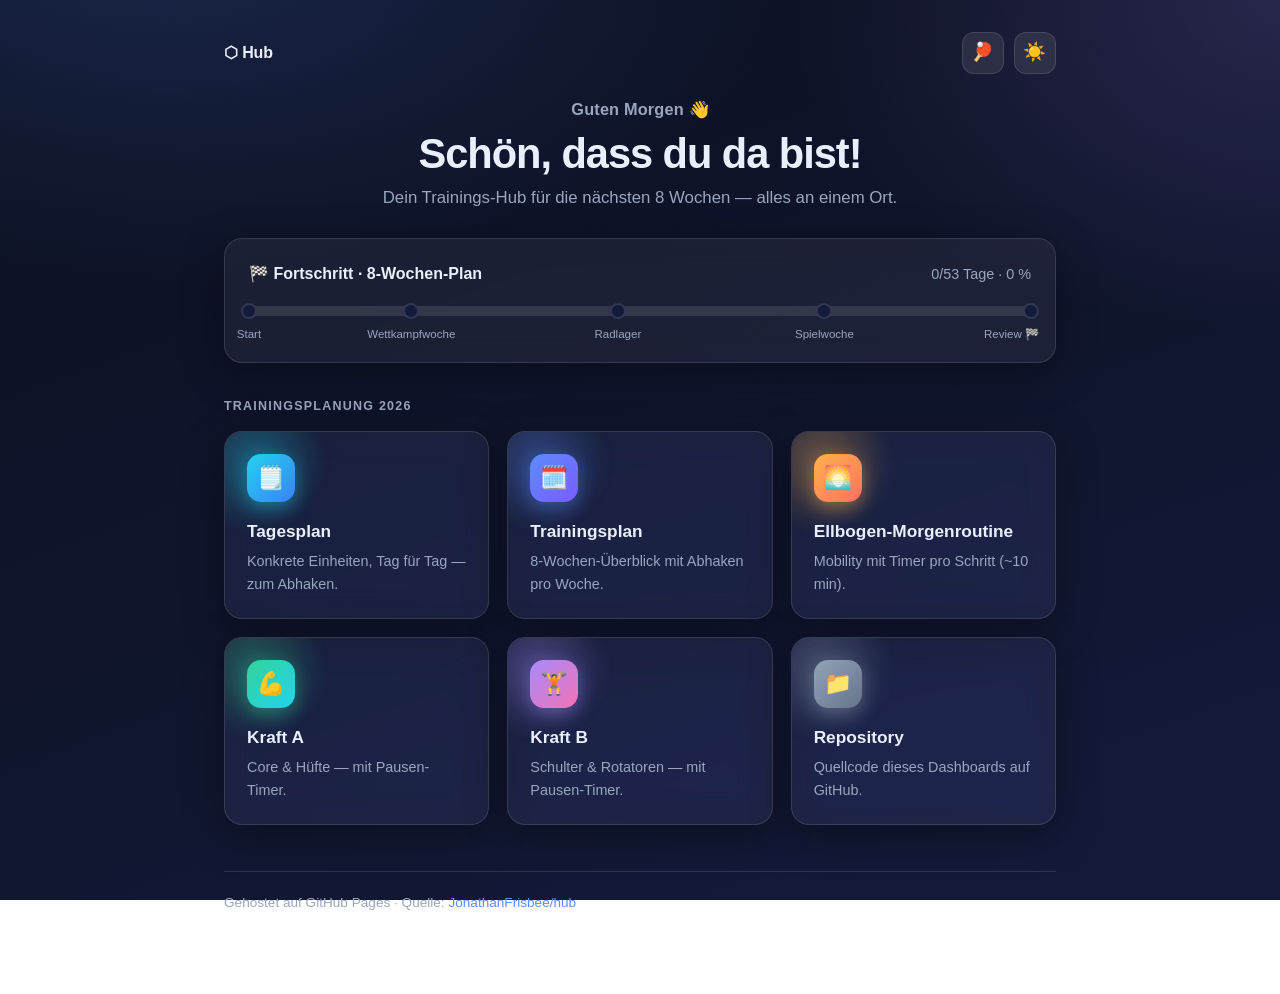
<file: index.html>
<!DOCTYPE html>
<html lang="de" data-theme="dark">
<head>
  <meta charset="UTF-8" />
  <meta name="viewport" content="width=device-width, initial-scale=1.0" />
  <title>Projekt-Dashboard</title>
  <script>(function(){try{var t=localStorage.getItem('hub-theme')||'dark';document.documentElement.setAttribute('data-theme',t);}catch(e){}})();</script>
  <link rel="stylesheet" href="./assets/style.css" />
  <link rel="stylesheet" href="./assets/pong.css" />
</head>
<body>
  <div class="wrap">
    <div class="topbar">
      <span class="brand">⬡ Hub</span>
      <div class="topbar-actions">
        <button type="button" class="pong-btn" id="pongBtn" title="Pong Wars" aria-label="Pong Wars spielen">🏓</button>
        <button type="button" class="theme-toggle" aria-label="Modus wechseln">🌙</button>
      </div>
    </div>

    <header class="hero">
      <p class="hello" id="greeting">Willkommen zurück</p>
      <h1>Schön, dass du da bist!</h1>
      <p class="tagline">Dein Trainings-Hub für die nächsten 8 Wochen — alles an einem Ort.</p>
    </header>

    <div class="milestones" id="milestones"><!-- wird von app.js gefüllt --></div>

    <!--
      Projekt hinzufügen: Ordner mit index.html anlegen, dann unten eine
      <a class="card c-..."> Kachel kopieren und href/Titel/Beschreibung anpassen.
    -->
    <p class="section-title">Trainingsplanung 2026</p>
    <div class="grid">

      <a class="card c-detail" href="./tagesplan/">
        <div class="icon">🗒️</div>
        <h3>Tagesplan</h3>
        <p>Konkrete Einheiten, Tag für Tag — zum Abhaken.</p>
      </a>

      <a class="card c-plan" href="./trainingsplan/">
        <div class="icon">🗓️</div>
        <h3>Trainingsplan</h3>
        <p>8-Wochen-Überblick mit Abhaken pro Woche.</p>
      </a>

      <a class="card c-elbow" href="./ellbogen-morgenroutine/">
        <div class="icon">🌅</div>
        <h3>Ellbogen-Morgenroutine</h3>
        <p>Mobility mit Timer pro Schritt (~10 min).</p>
      </a>

      <a class="card c-kraftA" href="./kraft-a/">
        <div class="icon">💪</div>
        <h3>Kraft A</h3>
        <p>Core &amp; Hüfte — mit Pausen-Timer.</p>
      </a>

      <a class="card c-kraftB" href="./kraft-b/">
        <div class="icon">🏋️</div>
        <h3>Kraft B</h3>
        <p>Schulter &amp; Rotatoren — mit Pausen-Timer.</p>
      </a>

      <a class="card c-repo" href="https://github.com/JonathanFrisbee/hub">
        <div class="icon">📁</div>
        <h3>Repository</h3>
        <p>Quellcode dieses Dashboards auf GitHub.</p>
      </a>

    </div>

    <footer>
      Gehostet auf GitHub Pages · Quelle:
      <a href="https://github.com/JonathanFrisbee/hub">JonathanFrisbee/hub</a>
    </footer>
  </div>
  <script src="./assets/app.js"></script>
  <script src="./assets/pong.js"></script>
</body>
</html>
</file>
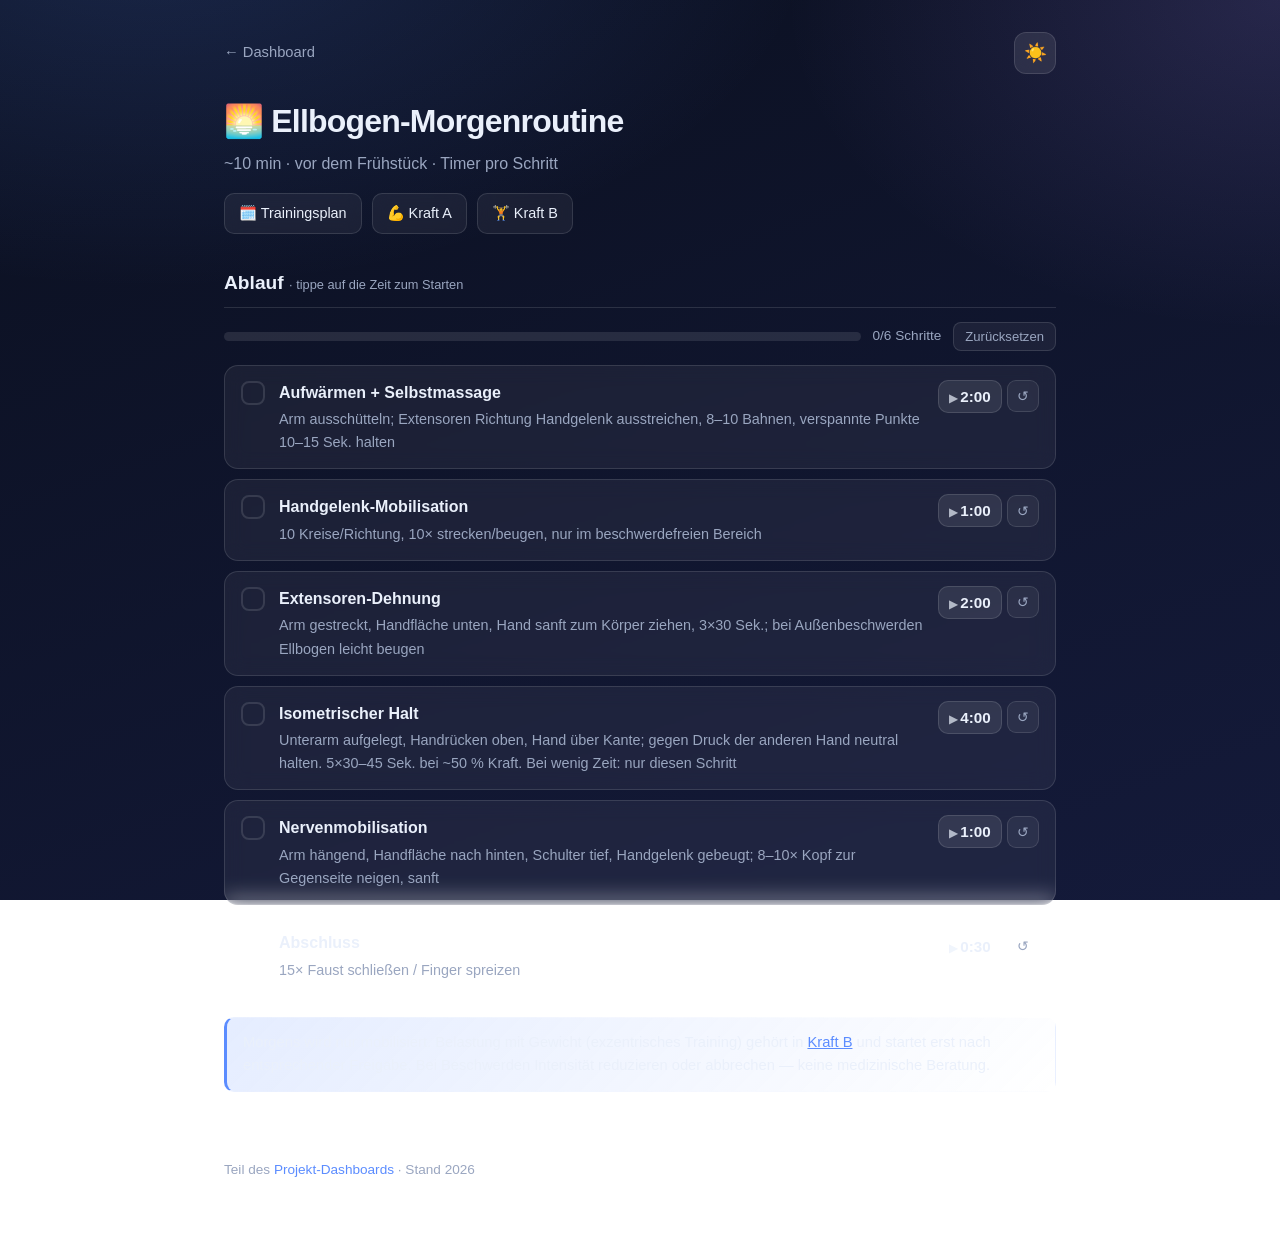
<file: ellbogen-morgenroutine/index.html>
<!DOCTYPE html>
<html lang="de" data-theme="dark">
<head>
  <meta charset="UTF-8" />
  <meta name="viewport" content="width=device-width, initial-scale=1.0" />
  <meta name="robots" content="noindex" />
  <title>Ellbogen-Morgenroutine</title>
  <script>(function(){try{var t=localStorage.getItem('hub-theme')||'dark';document.documentElement.setAttribute('data-theme',t);}catch(e){}})();</script>
  <link rel="stylesheet" href="../assets/style.css" />
</head>
<body>
  <div class="wrap">
    <div class="topbar">
      <a class="back" href="../">← Dashboard</a>
      <button type="button" class="theme-toggle" aria-label="Modus wechseln">🌙</button>
    </div>

    <h1>🌅 Ellbogen-Morgenroutine</h1>
    <p class="lead">~10 min · vor dem Frühstück · Timer pro Schritt</p>

    <div class="unit-nav">
      <a href="../trainingsplan/">🗓️ Trainingsplan</a>
      <a href="../kraft-a/">💪 Kraft A</a>
      <a href="../kraft-b/">🏋️ Kraft B</a>
    </div>

    <h2>Ablauf <small>· tippe auf die Zeit zum Starten</small></h2>
    <div class="checklist-head">
      <span class="progress" data-progress="routine"><span class="p-fill"></span></span>
      <span class="p-label" data-label="routine" data-unit="Schritte">0/6</span>
      <button type="button" class="btn-reset" data-reset="routine">Zurücksetzen</button>
    </div>

    <div class="checklist" data-checklist="routine">
      <div class="check-item has-timer">
        <input type="checkbox" />
        <div class="ci-body">
          <div class="ci-title">Aufwärmen + Selbstmassage</div>
          <div class="ci-desc">Arm ausschütteln; Extensoren Richtung Handgelenk ausstreichen, 8–10 Bahnen, verspannte Punkte 10–15 Sek. halten</div>
        </div>
        <span class="timer" data-seconds="120"></span>
      </div>

      <div class="check-item has-timer">
        <input type="checkbox" />
        <div class="ci-body">
          <div class="ci-title">Handgelenk-Mobilisation</div>
          <div class="ci-desc">10 Kreise/Richtung, 10× strecken/beugen, nur im beschwerdefreien Bereich</div>
        </div>
        <span class="timer" data-seconds="60"></span>
      </div>

      <div class="check-item has-timer">
        <input type="checkbox" />
        <div class="ci-body">
          <div class="ci-title">Extensoren-Dehnung</div>
          <div class="ci-desc">Arm gestreckt, Handfläche unten, Hand sanft zum Körper ziehen, 3×30 Sek.; bei Außenbeschwerden Ellbogen leicht beugen</div>
        </div>
        <span class="timer" data-seconds="120"></span>
      </div>

      <div class="check-item has-timer">
        <input type="checkbox" />
        <div class="ci-body">
          <div class="ci-title">Isometrischer Halt</div>
          <div class="ci-desc">Unterarm aufgelegt, Handrücken oben, Hand über Kante; gegen Druck der anderen Hand neutral halten. 5×30–45 Sek. bei ~50 % Kraft. Bei wenig Zeit: nur diesen Schritt</div>
        </div>
        <span class="timer" data-seconds="240"></span>
      </div>

      <div class="check-item has-timer">
        <input type="checkbox" />
        <div class="ci-body">
          <div class="ci-title">Nervenmobilisation</div>
          <div class="ci-desc">Arm hängend, Handfläche nach hinten, Schulter tief, Handgelenk gebeugt; 8–10× Kopf zur Gegenseite neigen, sanft</div>
        </div>
        <span class="timer" data-seconds="60"></span>
      </div>

      <div class="check-item has-timer">
        <input type="checkbox" />
        <div class="ci-body">
          <div class="ci-title">Abschluss</div>
          <div class="ci-desc">15× Faust schließen / Finger spreizen</div>
        </div>
        <span class="timer" data-seconds="30"></span>
      </div>
    </div>

    <div class="note">
      Morgens wird nur mobilisiert. Belastung mit Gewicht (exzentrisches Training) gehört in
      <a href="../kraft-b/">Kraft B</a> und startet erst nach entsprechender Freigabe.
      Bei Beschwerden Intensität reduzieren oder abbrechen — keine medizinische Beratung.
    </div>

    <footer>Teil des <a href="../">Projekt-Dashboards</a> · Stand 2026</footer>
  </div>
  <script src="../assets/app.js"></script>
</body>
</html>
</file>
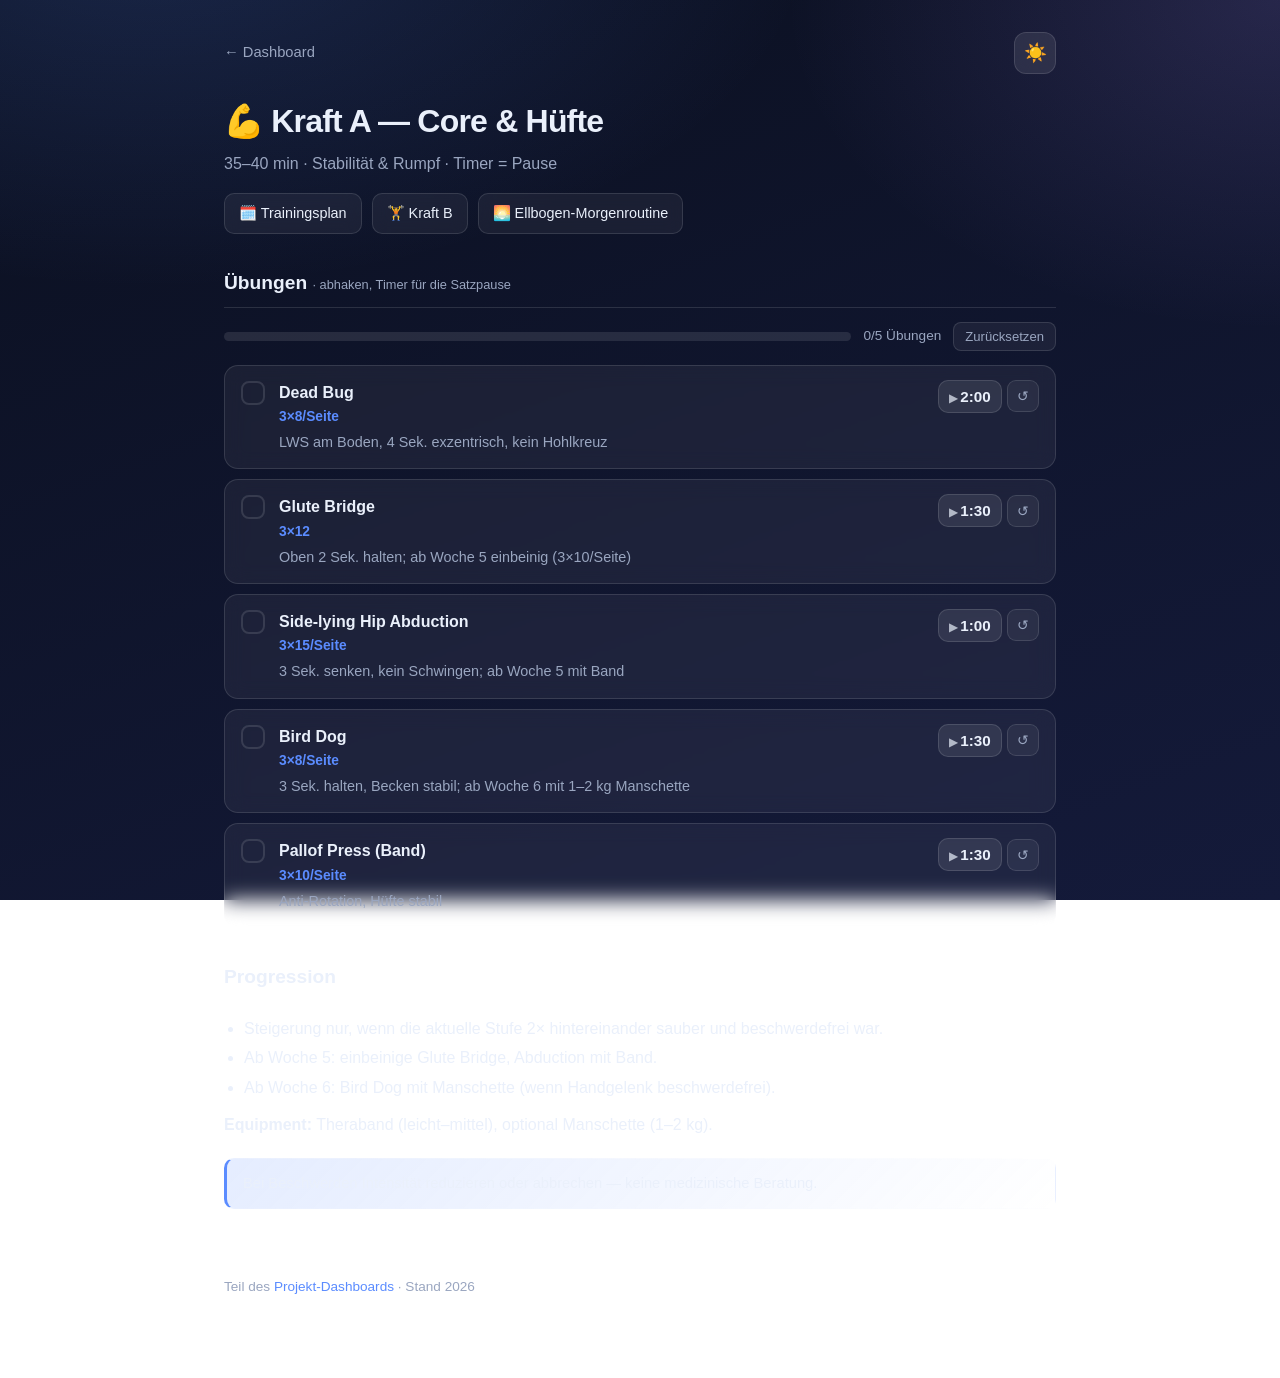
<file: kraft-a/index.html>
<!DOCTYPE html>
<html lang="de" data-theme="dark">
<head>
  <meta charset="UTF-8" />
  <meta name="viewport" content="width=device-width, initial-scale=1.0" />
  <meta name="robots" content="noindex" />
  <title>Kraft A · Core &amp; Hüfte</title>
  <script>(function(){try{var t=localStorage.getItem('hub-theme')||'dark';document.documentElement.setAttribute('data-theme',t);}catch(e){}})();</script>
  <link rel="stylesheet" href="../assets/style.css" />
</head>
<body>
  <div class="wrap">
    <div class="topbar">
      <a class="back" href="../">← Dashboard</a>
      <button type="button" class="theme-toggle" aria-label="Modus wechseln">🌙</button>
    </div>

    <h1>💪 Kraft A — Core &amp; Hüfte</h1>
    <p class="lead">35–40 min · Stabilität &amp; Rumpf · Timer = Pause</p>

    <div class="unit-nav">
      <a href="../trainingsplan/">🗓️ Trainingsplan</a>
      <a href="../kraft-b/">🏋️ Kraft B</a>
      <a href="../ellbogen-morgenroutine/">🌅 Ellbogen-Morgenroutine</a>
    </div>

    <h2>Übungen <small>· abhaken, Timer für die Satzpause</small></h2>
    <div class="checklist-head">
      <span class="progress" data-progress="krafta"><span class="p-fill"></span></span>
      <span class="p-label" data-label="krafta" data-unit="Übungen">0/5</span>
      <button type="button" class="btn-reset" data-reset="krafta">Zurücksetzen</button>
    </div>

    <div class="checklist" data-checklist="krafta">
      <div class="check-item has-timer">
        <input type="checkbox" />
        <div class="ci-body">
          <div class="ci-title">Dead Bug</div>
          <div class="ci-meta">3×8/Seite</div>
          <div class="ci-desc">LWS am Boden, 4 Sek. exzentrisch, kein Hohlkreuz</div>
        </div>
        <span class="timer" data-seconds="120"></span>
      </div>

      <div class="check-item has-timer">
        <input type="checkbox" />
        <div class="ci-body">
          <div class="ci-title">Glute Bridge</div>
          <div class="ci-meta">3×12</div>
          <div class="ci-desc">Oben 2 Sek. halten; ab Woche 5 einbeinig (3×10/Seite)</div>
        </div>
        <span class="timer" data-seconds="90"></span>
      </div>

      <div class="check-item has-timer">
        <input type="checkbox" />
        <div class="ci-body">
          <div class="ci-title">Side-lying Hip Abduction</div>
          <div class="ci-meta">3×15/Seite</div>
          <div class="ci-desc">3 Sek. senken, kein Schwingen; ab Woche 5 mit Band</div>
        </div>
        <span class="timer" data-seconds="60"></span>
      </div>

      <div class="check-item has-timer">
        <input type="checkbox" />
        <div class="ci-body">
          <div class="ci-title">Bird Dog</div>
          <div class="ci-meta">3×8/Seite</div>
          <div class="ci-desc">3 Sek. halten, Becken stabil; ab Woche 6 mit 1–2 kg Manschette</div>
        </div>
        <span class="timer" data-seconds="90"></span>
      </div>

      <div class="check-item has-timer">
        <input type="checkbox" />
        <div class="ci-body">
          <div class="ci-title">Pallof Press (Band)</div>
          <div class="ci-meta">3×10/Seite</div>
          <div class="ci-desc">Anti-Rotation, Hüfte stabil</div>
        </div>
        <span class="timer" data-seconds="90"></span>
      </div>
    </div>

    <h2>Progression</h2>
    <ul>
      <li>Steigerung nur, wenn die aktuelle Stufe 2× hintereinander sauber und beschwerdefrei war.</li>
      <li>Ab Woche 5: einbeinige Glute Bridge, Abduction mit Band.</li>
      <li>Ab Woche 6: Bird Dog mit Manschette (wenn Handgelenk beschwerdefrei).</li>
    </ul>
    <p><strong>Equipment:</strong> Theraband (leicht–mittel), optional Manschette (1–2 kg).</p>

    <div class="note">Bei Beschwerden Intensität reduzieren oder abbrechen — keine medizinische Beratung.</div>
    <footer>Teil des <a href="../">Projekt-Dashboards</a> · Stand 2026</footer>
  </div>
  <script src="../assets/app.js"></script>
</body>
</html>
</file>
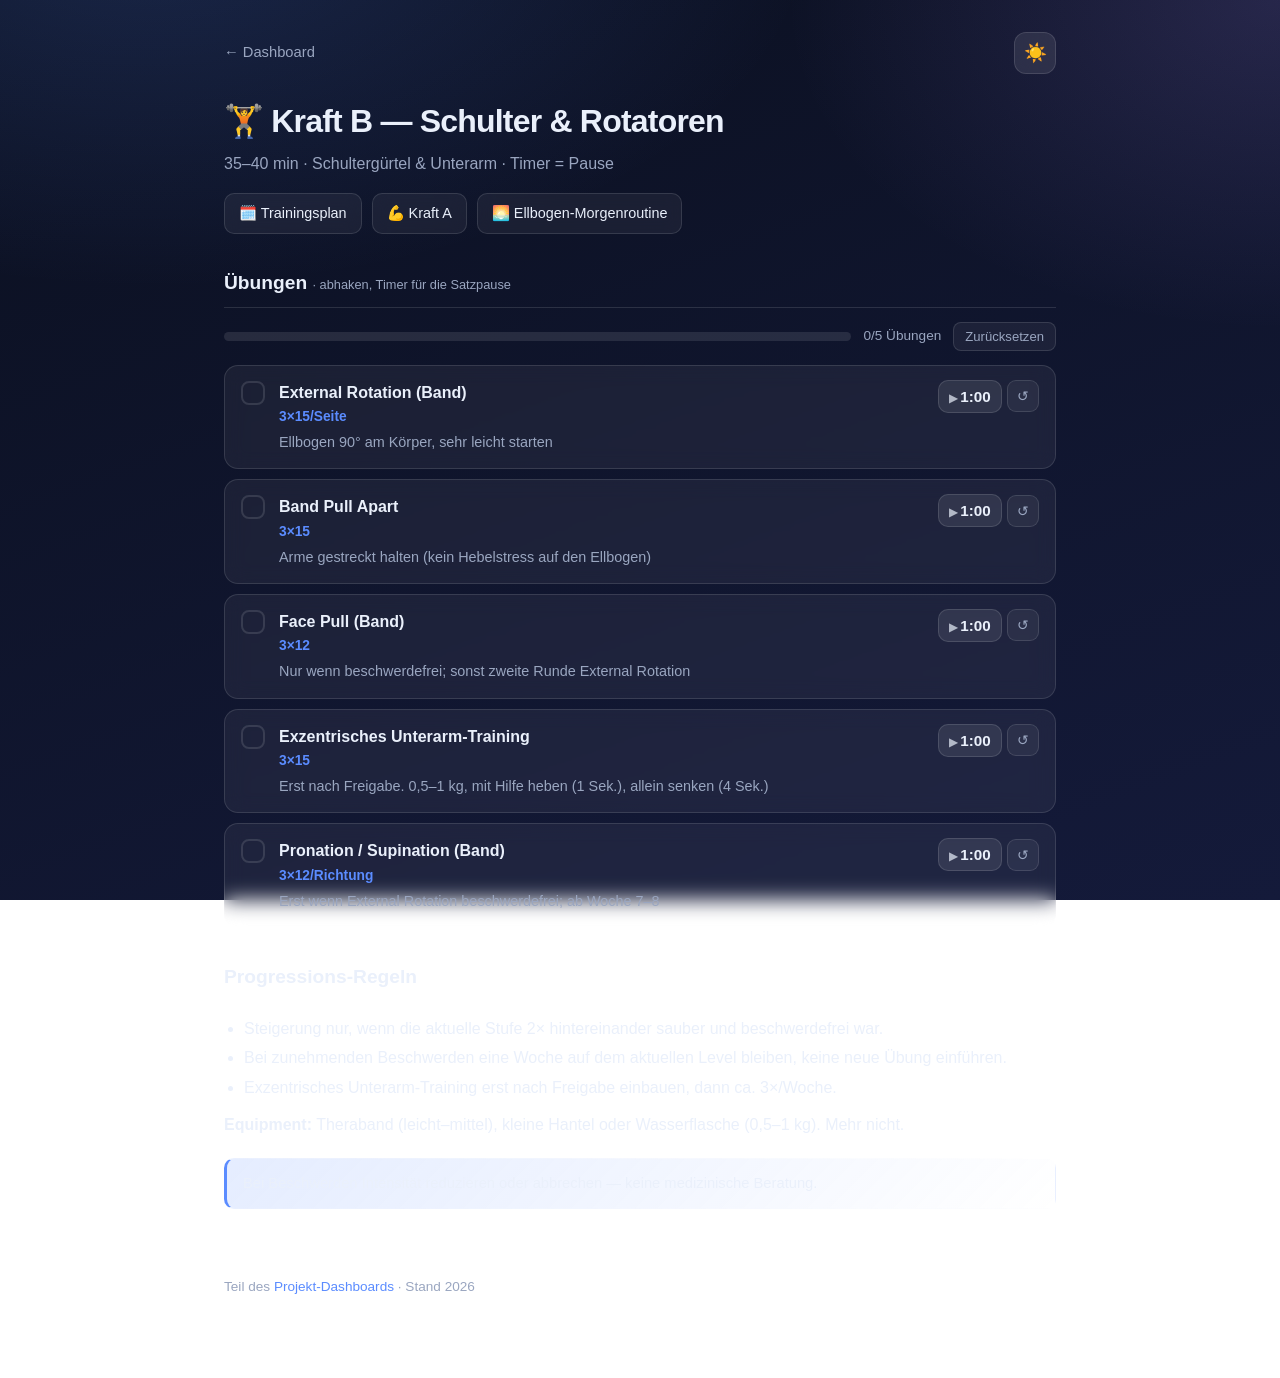
<file: kraft-b/index.html>
<!DOCTYPE html>
<html lang="de" data-theme="dark">
<head>
  <meta charset="UTF-8" />
  <meta name="viewport" content="width=device-width, initial-scale=1.0" />
  <meta name="robots" content="noindex" />
  <title>Kraft B · Schulter &amp; Rotatoren</title>
  <script>(function(){try{var t=localStorage.getItem('hub-theme')||'dark';document.documentElement.setAttribute('data-theme',t);}catch(e){}})();</script>
  <link rel="stylesheet" href="../assets/style.css" />
</head>
<body>
  <div class="wrap">
    <div class="topbar">
      <a class="back" href="../">← Dashboard</a>
      <button type="button" class="theme-toggle" aria-label="Modus wechseln">🌙</button>
    </div>

    <h1>🏋️ Kraft B — Schulter &amp; Rotatoren</h1>
    <p class="lead">35–40 min · Schultergürtel &amp; Unterarm · Timer = Pause</p>

    <div class="unit-nav">
      <a href="../trainingsplan/">🗓️ Trainingsplan</a>
      <a href="../kraft-a/">💪 Kraft A</a>
      <a href="../ellbogen-morgenroutine/">🌅 Ellbogen-Morgenroutine</a>
    </div>

    <h2>Übungen <small>· abhaken, Timer für die Satzpause</small></h2>
    <div class="checklist-head">
      <span class="progress" data-progress="kraftb"><span class="p-fill"></span></span>
      <span class="p-label" data-label="kraftb" data-unit="Übungen">0/5</span>
      <button type="button" class="btn-reset" data-reset="kraftb">Zurücksetzen</button>
    </div>

    <div class="checklist" data-checklist="kraftb">
      <div class="check-item has-timer">
        <input type="checkbox" />
        <div class="ci-body">
          <div class="ci-title">External Rotation (Band)</div>
          <div class="ci-meta">3×15/Seite</div>
          <div class="ci-desc">Ellbogen 90° am Körper, sehr leicht starten</div>
        </div>
        <span class="timer" data-seconds="60"></span>
      </div>

      <div class="check-item has-timer">
        <input type="checkbox" />
        <div class="ci-body">
          <div class="ci-title">Band Pull Apart</div>
          <div class="ci-meta">3×15</div>
          <div class="ci-desc">Arme gestreckt halten (kein Hebelstress auf den Ellbogen)</div>
        </div>
        <span class="timer" data-seconds="60"></span>
      </div>

      <div class="check-item has-timer">
        <input type="checkbox" />
        <div class="ci-body">
          <div class="ci-title">Face Pull (Band)</div>
          <div class="ci-meta">3×12</div>
          <div class="ci-desc">Nur wenn beschwerdefrei; sonst zweite Runde External Rotation</div>
        </div>
        <span class="timer" data-seconds="60"></span>
      </div>

      <div class="check-item has-timer">
        <input type="checkbox" />
        <div class="ci-body">
          <div class="ci-title">Exzentrisches Unterarm-Training</div>
          <div class="ci-meta">3×15</div>
          <div class="ci-desc">Erst nach Freigabe. 0,5–1 kg, mit Hilfe heben (1 Sek.), allein senken (4 Sek.)</div>
        </div>
        <span class="timer" data-seconds="60"></span>
      </div>

      <div class="check-item has-timer">
        <input type="checkbox" />
        <div class="ci-body">
          <div class="ci-title">Pronation / Supination (Band)</div>
          <div class="ci-meta">3×12/Richtung</div>
          <div class="ci-desc">Erst wenn External Rotation beschwerdefrei; ab Woche 7–8</div>
        </div>
        <span class="timer" data-seconds="60"></span>
      </div>
    </div>

    <h2>Progressions-Regeln</h2>
    <ul>
      <li>Steigerung nur, wenn die aktuelle Stufe 2× hintereinander sauber und beschwerdefrei war.</li>
      <li>Bei zunehmenden Beschwerden eine Woche auf dem aktuellen Level bleiben, keine neue Übung einführen.</li>
      <li>Exzentrisches Unterarm-Training erst nach Freigabe einbauen, dann ca. 3×/Woche.</li>
    </ul>
    <p><strong>Equipment:</strong> Theraband (leicht–mittel), kleine Hantel oder Wasserflasche (0,5–1 kg). Mehr nicht.</p>

    <div class="note">Bei Beschwerden Intensität reduzieren oder abbrechen — keine medizinische Beratung.</div>
    <footer>Teil des <a href="../">Projekt-Dashboards</a> · Stand 2026</footer>
  </div>
  <script src="../assets/app.js"></script>
</body>
</html>
</file>
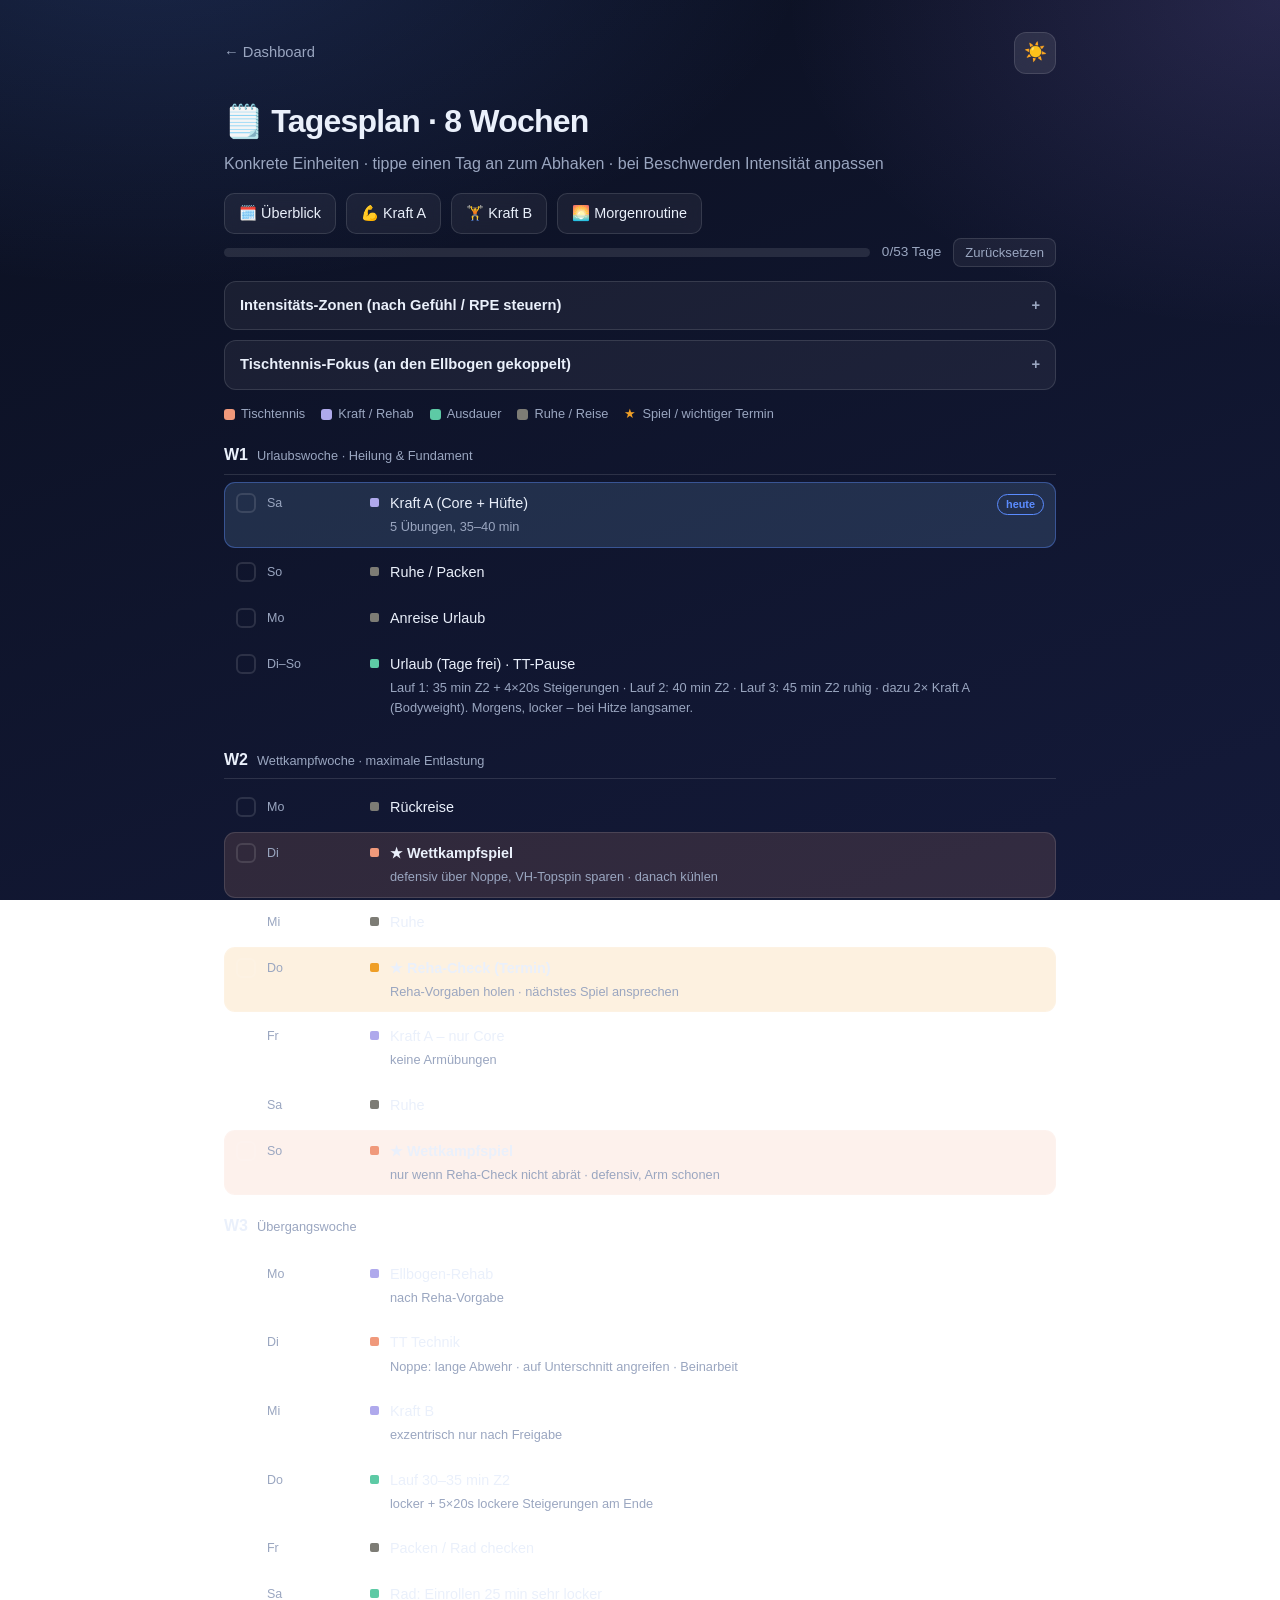
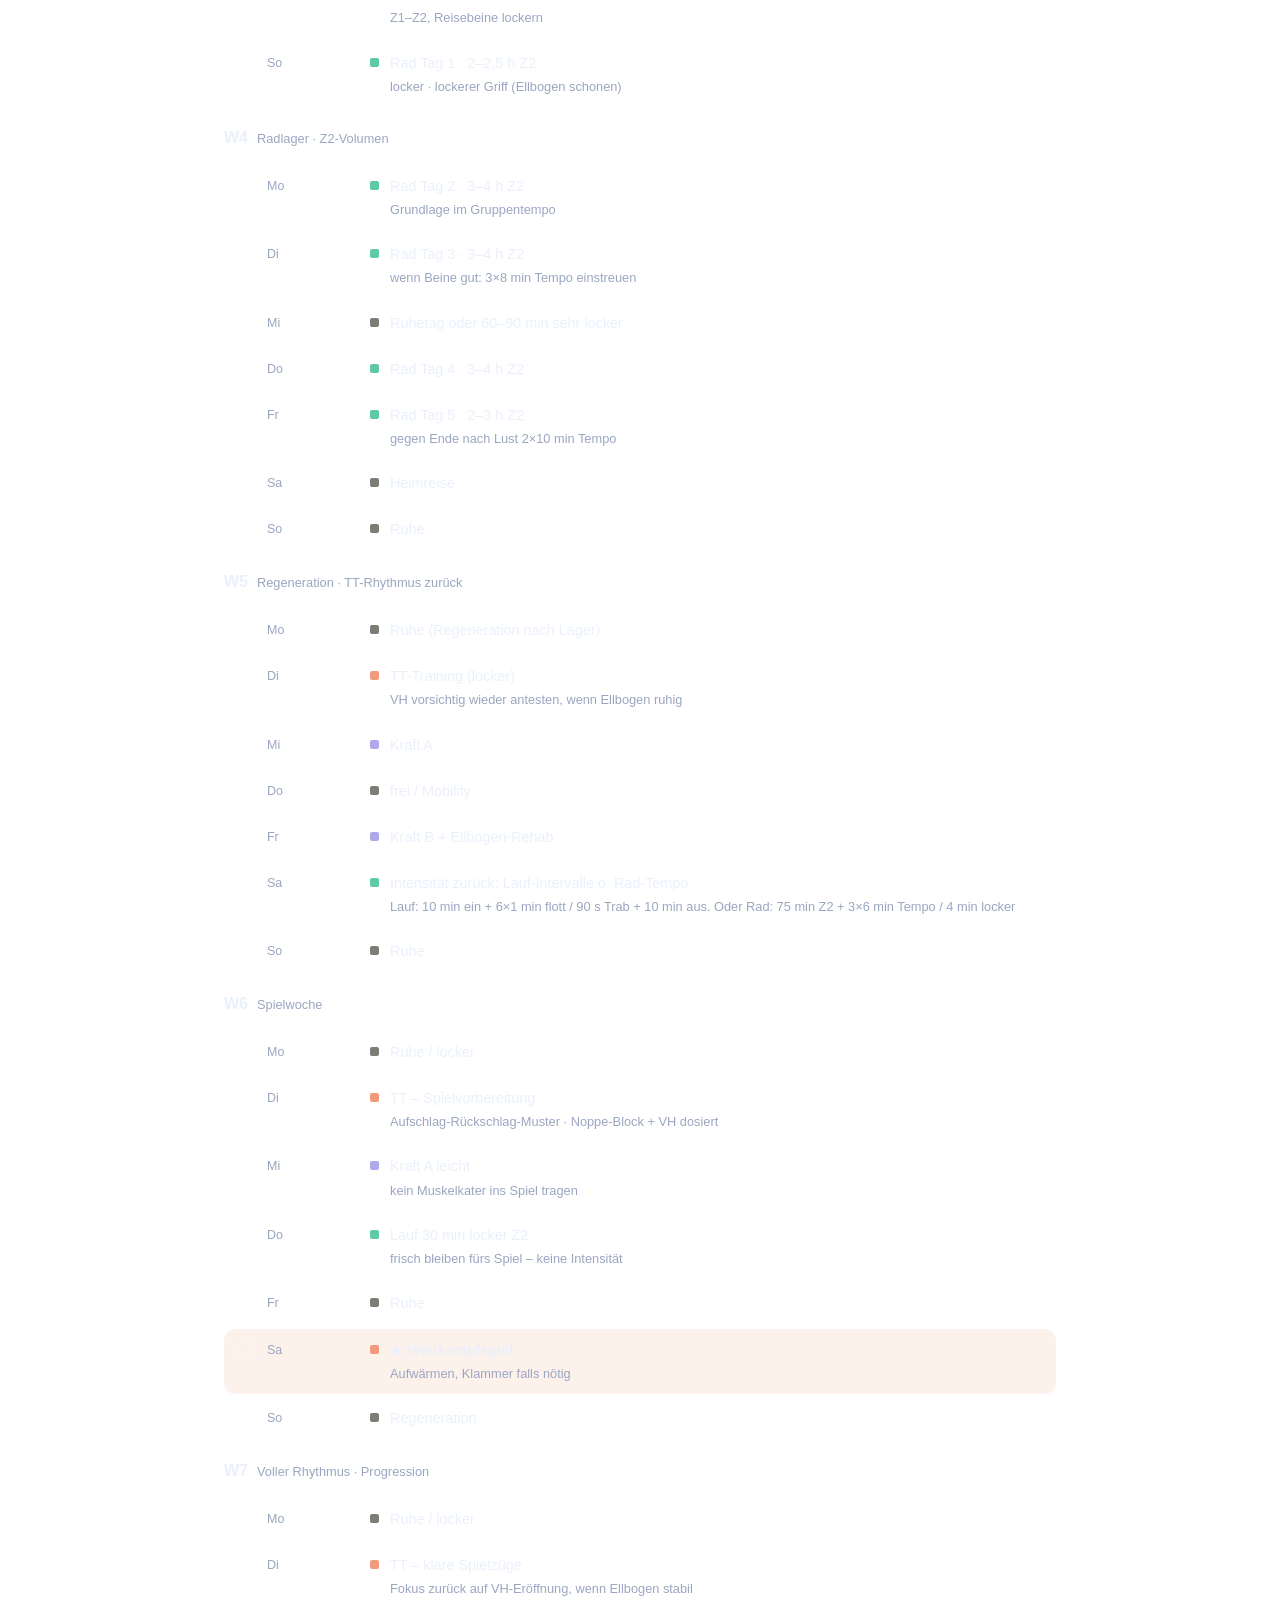
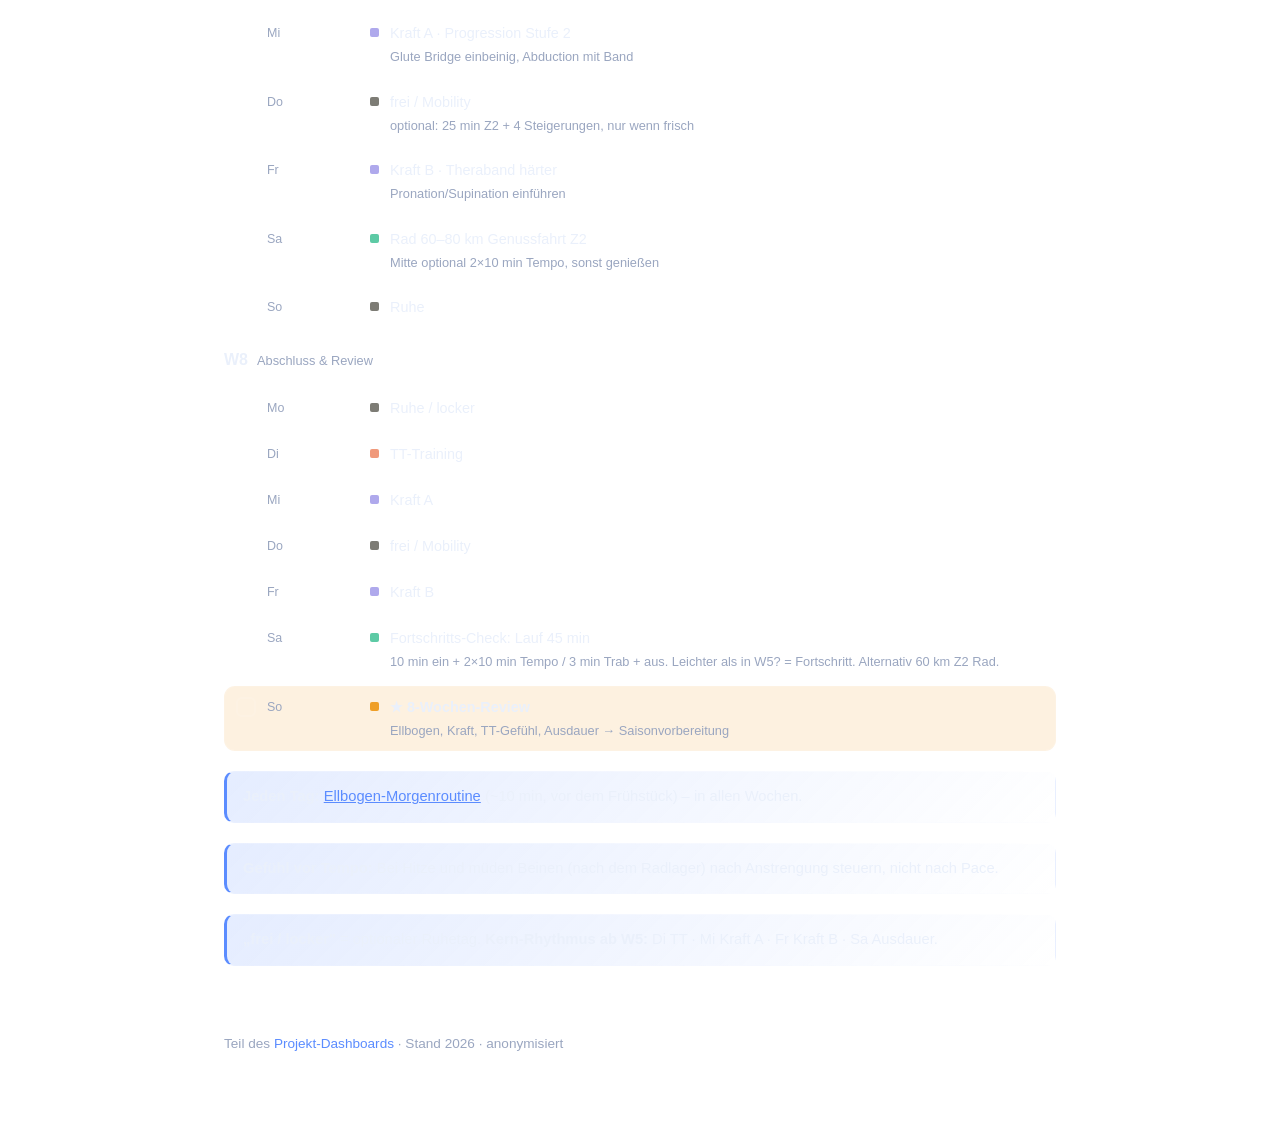
<file: tagesplan/index.html>
<!DOCTYPE html>
<html lang="de" data-theme="dark">
<head>
  <meta charset="UTF-8" />
  <meta name="viewport" content="width=device-width, initial-scale=1.0" />
  <meta name="robots" content="noindex" />
  <title>Tagesplan · 8 Wochen</title>
  <script>(function(){try{var t=localStorage.getItem('hub-theme')||'dark';document.documentElement.setAttribute('data-theme',t);}catch(e){}})();</script>
  <link rel="stylesheet" href="../assets/style.css" />
</head>
<body>
  <div class="wrap">
    <div class="topbar">
      <a class="back" href="../">← Dashboard</a>
      <button type="button" class="theme-toggle" aria-label="Modus wechseln">🌙</button>
    </div>

    <h1>🗒️ Tagesplan · 8 Wochen</h1>
    <p class="lead">Konkrete Einheiten · tippe einen Tag an zum Abhaken · bei Beschwerden Intensität anpassen</p>

    <div class="unit-nav">
      <a href="../trainingsplan/">🗓️ Überblick</a>
      <a href="../kraft-a/">💪 Kraft A</a>
      <a href="../kraft-b/">🏋️ Kraft B</a>
      <a href="../ellbogen-morgenroutine/">🌅 Morgenroutine</a>
    </div>

    <div class="checklist-head">
      <span class="progress"><span class="p-fill" id="fill"></span></span>
      <span class="p-label" id="cnt" data-unit="Tage">0/0</span>
      <button type="button" class="btn-reset" id="resetBtn">Zurücksetzen</button>
    </div>

    <details class="foldout">
      <summary>Intensitäts-Zonen (nach Gefühl / RPE steuern)</summary>
      <div class="dbody">
        <table>
          <tr><td class="zname">Z2 Grundlage</td><td>locker, Gespräch problemlos möglich</td></tr>
          <tr><td class="zname">Z3 Tempo</td><td>zügig, nur noch kurze Sätze</td></tr>
          <tr><td class="zname">Z4 Schwelle</td><td>hart, einzelne Worte</td></tr>
          <tr><td class="zname">Z5 Intervall</td><td>maximal, kurze Spitzen</td></tr>
        </table>
        <div style="margin-top:8px">Bei Hitze und müden Beinen nach Gefühl steuern, nicht nach Tempo. Die erste Tempo-Einheit in Woche 5 zeigt dein aktuelles Niveau.</div>
      </div>
    </details>

    <details class="foldout">
      <summary>Tischtennis-Fokus (an den Ellbogen gekoppelt)</summary>
      <div class="dbody">
        <div class="phase"><b>Solange der Ellbogen angeschlagen ist (bis ca. W4):</b> über die Noppe spielen – lange Abwehr am Tisch, auf Unterschnitt angreifen, viel Beinarbeit. VH-Topspin bewusst sparen. In den Spielen defensiv, Arm schonen.</div>
        <div class="phase"><b>Sobald der Ellbogen besser ist (ab ~W5):</b> Fokus zurück auf die Vorhand – VH-Eröffnung, klare Spielzüge, Aufschlag-Rückschlag.</div>
      </div>
    </details>

    <div class="legend">
      <span class="lg"><span class="sq" style="background:var(--cat-tt)"></span>Tischtennis</span>
      <span class="lg"><span class="sq" style="background:var(--cat-kraft)"></span>Kraft / Rehab</span>
      <span class="lg"><span class="sq" style="background:var(--cat-aus)"></span>Ausdauer</span>
      <span class="lg"><span class="sq" style="background:var(--cat-ruhe)"></span>Ruhe / Reise</span>
      <span class="lg"><span class="star">★</span> Spiel / wichtiger Termin</span>
    </div>

    <div id="plan"></div>

    <div class="note"><b>Jeden Tag:</b> <a href="../ellbogen-morgenroutine/">Ellbogen-Morgenroutine</a> (~10 min, vor dem Frühstück) – in allen Wochen.</div>
    <div class="note"><b>Gefühl vor Tempo:</b> Bei Hitze und müden Beinen (nach dem Radlager) nach Anstrengung steuern, nicht nach Pace.</div>
    <div class="note"><b>„frei / locker"</b> = optionaler Ruhetag. <b>Kern-Rhythmus ab W5:</b> Di TT · Mi Kraft A · Fr Kraft B · Sa Ausdauer.</div>

    <footer>Teil des <a href="../">Projekt-Dashboards</a> · Stand 2026 · anonymisiert</footer>
  </div>

  <script src="../assets/app.js"></script>
  <script>
  (function () {
    "use strict";
    var WEEKS = [
      { n: "W1", p: "Urlaubswoche · Heilung & Fundament", days: [
        { d: "Sa", t: "kraft", x: "Kraft A (Core + Hüfte)", note: "5 Übungen, 35–40 min", now: true },
        { d: "So", t: "ruhe", x: "Ruhe / Packen" },
        { d: "Mo", t: "ruhe", x: "Anreise Urlaub" },
        { d: "Di–So", t: "aus", x: "Urlaub (Tage frei) · TT-Pause", note: "Lauf 1: 35 min Z2 + 4×20s Steigerungen · Lauf 2: 40 min Z2 · Lauf 3: 45 min Z2 ruhig · dazu 2× Kraft A (Bodyweight). Morgens, locker – bei Hitze langsamer." }
      ]},
      { n: "W2", p: "Wettkampfwoche · maximale Entlastung", days: [
        { d: "Mo", t: "ruhe", x: "Rückreise" },
        { d: "Di", t: "tt", key: true, x: "Wettkampfspiel", note: "defensiv über Noppe, VH-Topspin sparen · danach kühlen" },
        { d: "Mi", t: "ruhe", x: "Ruhe" },
        { d: "Do", t: "termin", key: true, x: "Reha-Check (Termin)", note: "Reha-Vorgaben holen · nächstes Spiel ansprechen" },
        { d: "Fr", t: "kraft", x: "Kraft A – nur Core", note: "keine Armübungen" },
        { d: "Sa", t: "ruhe", x: "Ruhe" },
        { d: "So", t: "tt", key: true, x: "Wettkampfspiel", note: "nur wenn Reha-Check nicht abrät · defensiv, Arm schonen" }
      ]},
      { n: "W3", p: "Übergangswoche", days: [
        { d: "Mo", t: "kraft", x: "Ellbogen-Rehab", note: "nach Reha-Vorgabe" },
        { d: "Di", t: "tt", x: "TT Technik", note: "Noppe: lange Abwehr · auf Unterschnitt angreifen · Beinarbeit" },
        { d: "Mi", t: "kraft", x: "Kraft B", note: "exzentrisch nur nach Freigabe" },
        { d: "Do", t: "aus", x: "Lauf 30–35 min Z2", note: "locker + 5×20s lockere Steigerungen am Ende" },
        { d: "Fr", t: "ruhe", x: "Packen / Rad checken" },
        { d: "Sa", t: "aus", x: "Rad: Einrollen 25 min sehr locker", note: "Z1–Z2, Reisebeine lockern" },
        { d: "So", t: "aus", x: "Rad Tag 1 · 2–2,5 h Z2", note: "locker · lockerer Griff (Ellbogen schonen)" }
      ]},
      { n: "W4", p: "Radlager · Z2-Volumen", days: [
        { d: "Mo", t: "aus", x: "Rad Tag 2 · 3–4 h Z2", note: "Grundlage im Gruppentempo" },
        { d: "Di", t: "aus", x: "Rad Tag 3 · 3–4 h Z2", note: "wenn Beine gut: 3×8 min Tempo einstreuen" },
        { d: "Mi", t: "ruhe", x: "Ruhetag oder 60–90 min sehr locker" },
        { d: "Do", t: "aus", x: "Rad Tag 4 · 3–4 h Z2" },
        { d: "Fr", t: "aus", x: "Rad Tag 5 · 2–3 h Z2", note: "gegen Ende nach Lust 2×10 min Tempo" },
        { d: "Sa", t: "ruhe", x: "Heimreise" },
        { d: "So", t: "ruhe", x: "Ruhe" }
      ]},
      { n: "W5", p: "Regeneration · TT-Rhythmus zurück", days: [
        { d: "Mo", t: "ruhe", x: "Ruhe (Regeneration nach Lager)" },
        { d: "Di", t: "tt", x: "TT-Training (locker)", note: "VH vorsichtig wieder antesten, wenn Ellbogen ruhig" },
        { d: "Mi", t: "kraft", x: "Kraft A" },
        { d: "Do", t: "ruhe", x: "frei / Mobility" },
        { d: "Fr", t: "kraft", x: "Kraft B + Ellbogen-Rehab" },
        { d: "Sa", t: "aus", x: "Intensität zurück: Lauf-Intervalle o. Rad-Tempo", note: "Lauf: 10 min ein + 6×1 min flott / 90 s Trab + 10 min aus. Oder Rad: 75 min Z2 + 3×6 min Tempo / 4 min locker" },
        { d: "So", t: "ruhe", x: "Ruhe" }
      ]},
      { n: "W6", p: "Spielwoche", days: [
        { d: "Mo", t: "ruhe", x: "Ruhe / locker" },
        { d: "Di", t: "tt", x: "TT – Spielvorbereitung", note: "Aufschlag-Rückschlag-Muster · Noppe-Block + VH dosiert" },
        { d: "Mi", t: "kraft", x: "Kraft A leicht", note: "kein Muskelkater ins Spiel tragen" },
        { d: "Do", t: "aus", x: "Lauf 30 min locker Z2", note: "frisch bleiben fürs Spiel – keine Intensität" },
        { d: "Fr", t: "ruhe", x: "Ruhe" },
        { d: "Sa", t: "tt", key: true, x: "Wettkampfspiel", note: "Aufwärmen, Klammer falls nötig" },
        { d: "So", t: "ruhe", x: "Regeneration" }
      ]},
      { n: "W7", p: "Voller Rhythmus · Progression", days: [
        { d: "Mo", t: "ruhe", x: "Ruhe / locker" },
        { d: "Di", t: "tt", x: "TT – klare Spielzüge", note: "Fokus zurück auf VH-Eröffnung, wenn Ellbogen stabil" },
        { d: "Mi", t: "kraft", x: "Kraft A · Progression Stufe 2", note: "Glute Bridge einbeinig, Abduction mit Band" },
        { d: "Do", t: "ruhe", x: "frei / Mobility", note: "optional: 25 min Z2 + 4 Steigerungen, nur wenn frisch" },
        { d: "Fr", t: "kraft", x: "Kraft B · Theraband härter", note: "Pronation/Supination einführen" },
        { d: "Sa", t: "aus", x: "Rad 60–80 km Genussfahrt Z2", note: "Mitte optional 2×10 min Tempo, sonst genießen" },
        { d: "So", t: "ruhe", x: "Ruhe" }
      ]},
      { n: "W8", p: "Abschluss & Review", days: [
        { d: "Mo", t: "ruhe", x: "Ruhe / locker" },
        { d: "Di", t: "tt", x: "TT-Training" },
        { d: "Mi", t: "kraft", x: "Kraft A" },
        { d: "Do", t: "ruhe", x: "frei / Mobility" },
        { d: "Fr", t: "kraft", x: "Kraft B" },
        { d: "Sa", t: "aus", x: "Fortschritts-Check: Lauf 45 min", note: "10 min ein + 2×10 min Tempo / 3 min Trab + aus. Leichter als in W5? = Fortschritt. Alternativ 60 km Z2 Rad." },
        { d: "So", t: "termin", key: true, x: "8-Wochen-Review", note: "Ellbogen, Kraft, TT-Gefühl, Ausdauer → Saisonvorbereitung" }
      ]}
    ];

    var KEYBG = { tt: "var(--cat-tt-bg)", termin: "var(--cat-termin-bg)", kraft: "var(--cat-kraft-bg)" };
    var plan = document.getElementById("plan");
    var fill = document.getElementById("fill");
    var cnt = document.getElementById("cnt");
    var done = {};
    var total = 0;
    var DKEY = "hub:detail:day:";

    function save() {
      var c = 0;
      for (var k in done) if (done[k]) c++;
      try {
        localStorage.setItem("hub:detail:done", String(c));
        localStorage.setItem("hub:detail:total", String(total));
      } catch (e) {}
      return c;
    }
    function update(celebrateIfFull) {
      var c = save();
      cnt.textContent = c + "/" + total + " Tage";
      fill.style.width = (total ? (c / total) * 100 : 0) + "%";
      if (celebrateIfFull && total > 0 && c === total && window.hubCelebrate) {
        window.hubCelebrate("8 Wochen geschafft!", "Kompletter Plan abgehakt. Riesenrespekt. 💪");
      }
    }

    WEEKS.forEach(function (w, wi) {
      var sec = document.createElement("div");
      sec.className = "wsec";
      sec.innerHTML = '<div class="wh"><span class="wn">' + w.n + '</span><span class="wp">' + w.p + "</span></div>";

      w.days.forEach(function (day, di) {
        total++;
        var id = wi + "_" + di;
        try { if (localStorage.getItem(DKEY + id) === "1") done[id] = true; } catch (e) {}

        var el = document.createElement("div");
        el.className = "day" + (day.key ? " key" : "") + (day.now ? " now" : "") + (done[id] ? " done" : "");
        if (day.key) el.style.setProperty("--keybg", KEYBG[day.t] || "var(--cat-tt-bg)");

        var star = day.key ? '<span class="star">★ </span>' : "";
        var note = day.note ? '<span class="d-note">' + day.note + "</span>" : "";
        var badge = day.now ? '<span class="badge">heute</span>' : "";

        el.innerHTML =
          '<span class="d-check"></span>' +
          '<span class="d-date">' + day.d + "</span>" +
          '<span class="d-dot" style="background:var(--cat-' + day.t + ')"></span>' +
          '<span class="d-txt">' + star + day.x + note + "</span>" +
          badge;

        el.addEventListener("click", function () {
          done[id] = !done[id];
          el.classList.toggle("done", done[id]);
          try { localStorage.setItem(DKEY + id, done[id] ? "1" : "0"); } catch (e) {}
          update(done[id]);
        });
        sec.appendChild(el);
      });
      plan.appendChild(sec);
    });

    update(false);

    document.getElementById("resetBtn").addEventListener("click", function () {
      done = {};
      document.querySelectorAll(".day.done").forEach(function (e) { e.classList.remove("done"); });
      WEEKS.forEach(function (w, wi) {
        w.days.forEach(function (day, di) {
          try { localStorage.setItem(DKEY + (wi + "_" + di), "0"); } catch (e) {}
        });
      });
      update(false);
    });
  })();
  </script>
</body>
</html>
</file>
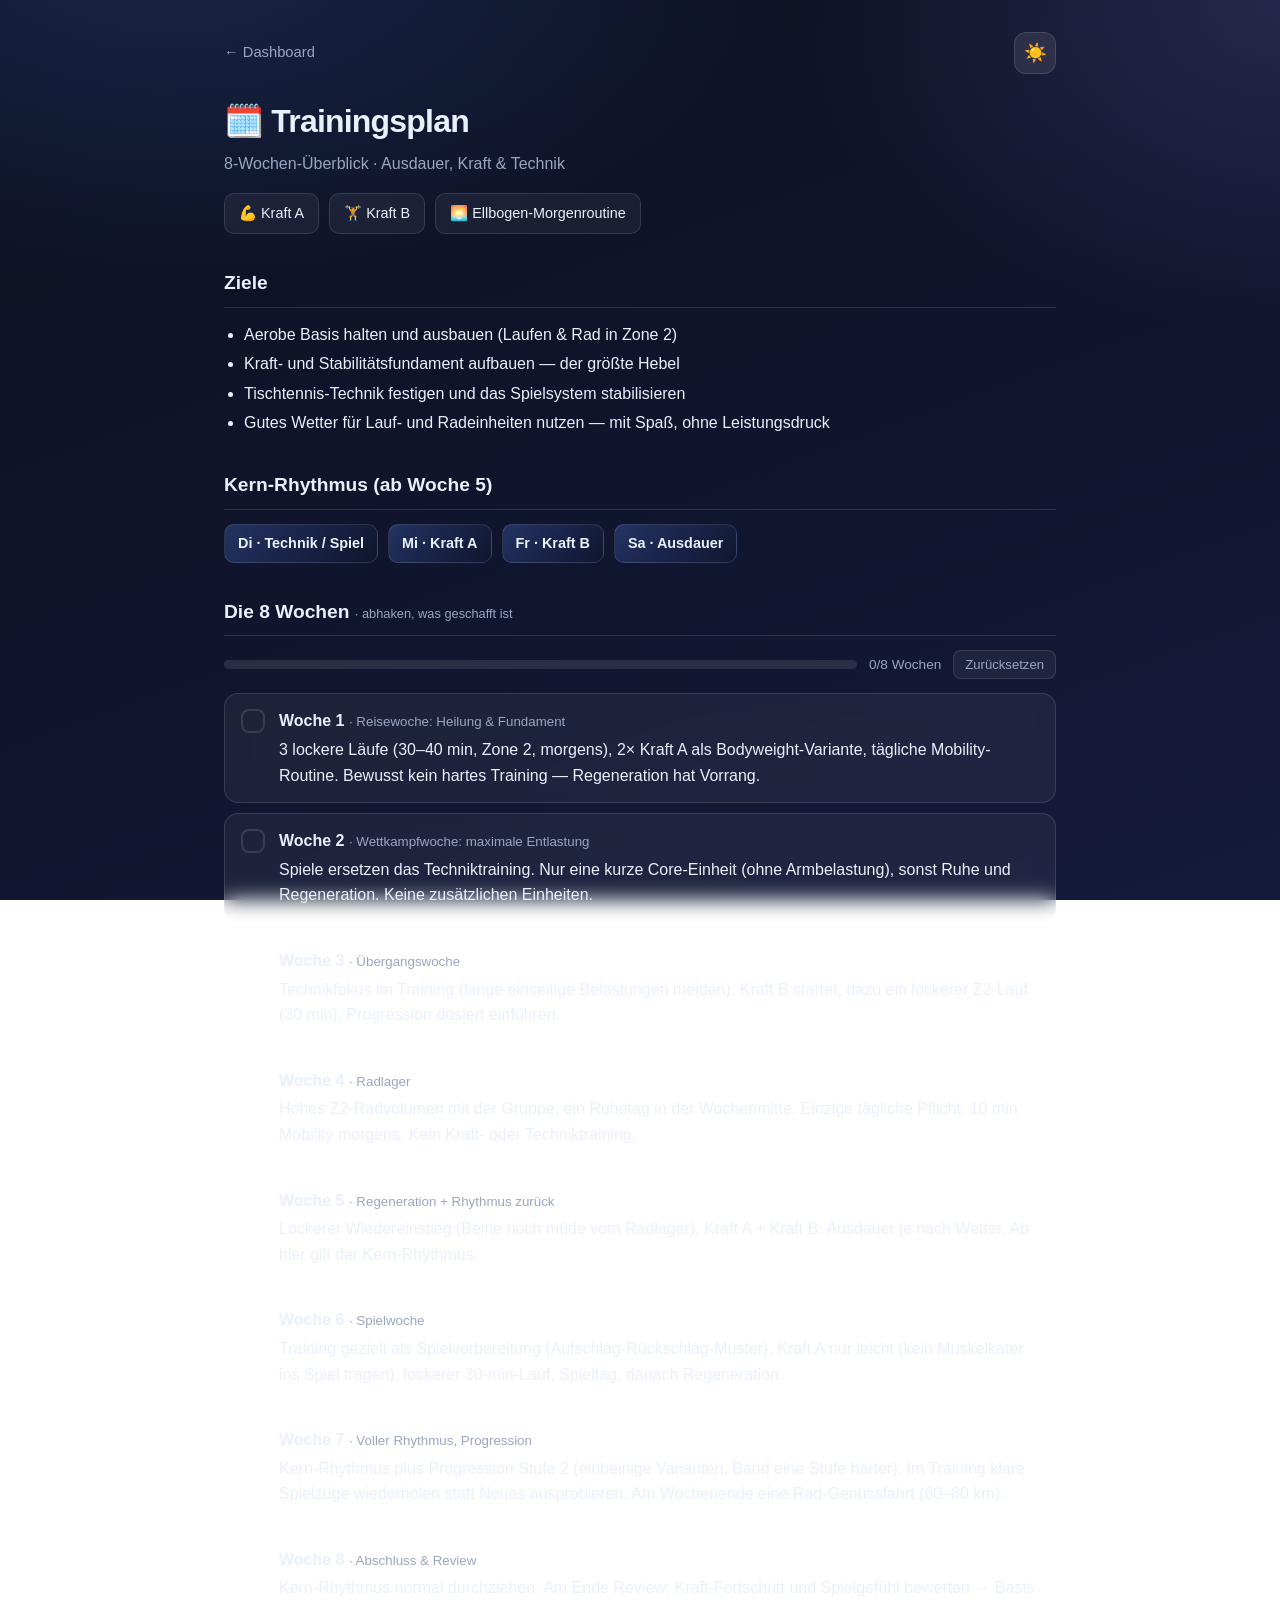
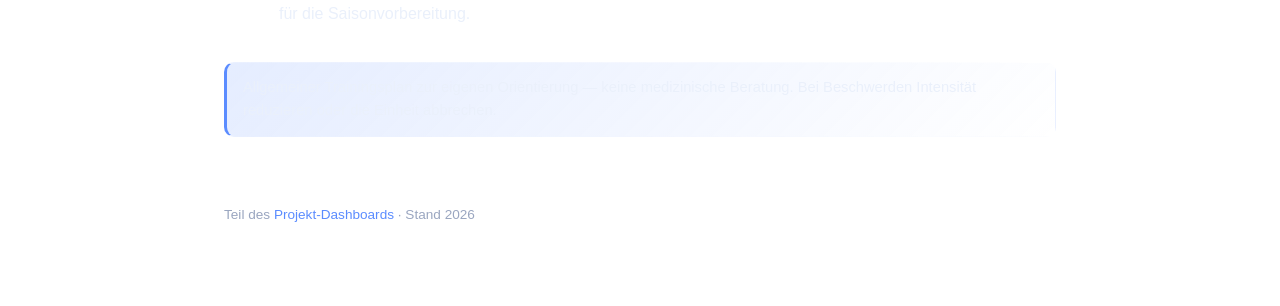
<file: trainingsplan/index.html>
<!DOCTYPE html>
<html lang="de" data-theme="dark">
<head>
  <meta charset="UTF-8" />
  <meta name="viewport" content="width=device-width, initial-scale=1.0" />
  <meta name="robots" content="noindex" />
  <title>Trainingsplan · 8-Wochen-Überblick</title>
  <script>(function(){try{var t=localStorage.getItem('hub-theme')||'dark';document.documentElement.setAttribute('data-theme',t);}catch(e){}})();</script>
  <link rel="stylesheet" href="../assets/style.css" />
</head>
<body>
  <div class="wrap">
    <div class="topbar">
      <a class="back" href="../">← Dashboard</a>
      <button type="button" class="theme-toggle" aria-label="Modus wechseln">🌙</button>
    </div>

    <h1>🗓️ Trainingsplan</h1>
    <p class="lead">8-Wochen-Überblick · Ausdauer, Kraft &amp; Technik</p>

    <div class="unit-nav">
      <a href="../kraft-a/">💪 Kraft A</a>
      <a href="../kraft-b/">🏋️ Kraft B</a>
      <a href="../ellbogen-morgenroutine/">🌅 Ellbogen-Morgenroutine</a>
    </div>

    <h2>Ziele</h2>
    <ul>
      <li>Aerobe Basis halten und ausbauen (Laufen &amp; Rad in Zone 2)</li>
      <li>Kraft- und Stabilitätsfundament aufbauen — der größte Hebel</li>
      <li>Tischtennis-Technik festigen und das Spielsystem stabilisieren</li>
      <li>Gutes Wetter für Lauf- und Radeinheiten nutzen — mit Spaß, ohne Leistungsdruck</li>
    </ul>

    <h2>Kern-Rhythmus (ab Woche 5)</h2>
    <div class="rhythm">
      <span>Di · Technik / Spiel</span>
      <span>Mi · Kraft A</span>
      <span>Fr · Kraft B</span>
      <span>Sa · Ausdauer</span>
    </div>

    <h2>Die 8 Wochen <small>· abhaken, was geschafft ist</small></h2>
    <div class="checklist-head">
      <span class="progress" data-progress="weeks"><span class="p-fill"></span></span>
      <span class="p-label" data-label="weeks" data-unit="Wochen">0/8</span>
      <button type="button" class="btn-reset" data-reset="weeks">Zurücksetzen</button>
    </div>

    <div class="checklist" data-checklist="weeks">
      <div class="check-item week">
        <input type="checkbox" />
        <div class="ci-body">
          <div class="wk-title">Woche 1 <small>· Reisewoche: Heilung &amp; Fundament</small></div>
          3 lockere Läufe (30–40 min, Zone 2, morgens), 2× Kraft A als Bodyweight-Variante, tägliche Mobility-Routine. Bewusst kein hartes Training — Regeneration hat Vorrang.
        </div>
      </div>
      <div class="check-item week">
        <input type="checkbox" />
        <div class="ci-body">
          <div class="wk-title">Woche 2 <small>· Wettkampfwoche: maximale Entlastung</small></div>
          Spiele ersetzen das Techniktraining. Nur eine kurze Core-Einheit (ohne Armbelastung), sonst Ruhe und Regeneration. Keine zusätzlichen Einheiten.
        </div>
      </div>
      <div class="check-item week">
        <input type="checkbox" />
        <div class="ci-body">
          <div class="wk-title">Woche 3 <small>· Übergangswoche</small></div>
          Technikfokus im Training (lange einseitige Belastungen meiden). Kraft B startet, dazu ein lockerer Z2-Lauf (30 min). Progression dosiert einführen.
        </div>
      </div>
      <div class="check-item week">
        <input type="checkbox" />
        <div class="ci-body">
          <div class="wk-title">Woche 4 <small>· Radlager</small></div>
          Hohes Z2-Radvolumen mit der Gruppe, ein Ruhetag in der Wochenmitte. Einzige tägliche Pflicht: 10 min Mobility morgens. Kein Kraft- oder Techniktraining.
        </div>
      </div>
      <div class="check-item week">
        <input type="checkbox" />
        <div class="ci-body">
          <div class="wk-title">Woche 5 <small>· Regeneration + Rhythmus zurück</small></div>
          Lockerer Wiedereinstieg (Beine noch müde vom Radlager), Kraft A + Kraft B, Ausdauer je nach Wetter. Ab hier gilt der Kern-Rhythmus.
        </div>
      </div>
      <div class="check-item week">
        <input type="checkbox" />
        <div class="ci-body">
          <div class="wk-title">Woche 6 <small>· Spielwoche</small></div>
          Training gezielt als Spielvorbereitung (Aufschlag-Rückschlag-Muster). Kraft A nur leicht (kein Muskelkater ins Spiel tragen), lockerer 30-min-Lauf, Spieltag, danach Regeneration.
        </div>
      </div>
      <div class="check-item week">
        <input type="checkbox" />
        <div class="ci-body">
          <div class="wk-title">Woche 7 <small>· Voller Rhythmus, Progression</small></div>
          Kern-Rhythmus plus Progression Stufe 2 (einbeinige Varianten, Band eine Stufe härter). Im Training klare Spielzüge wiederholen statt Neues ausprobieren. Am Wochenende eine Rad-Genussfahrt (60–80 km).
        </div>
      </div>
      <div class="check-item week">
        <input type="checkbox" />
        <div class="ci-body">
          <div class="wk-title">Woche 8 <small>· Abschluss &amp; Review</small></div>
          Kern-Rhythmus normal durchziehen. Am Ende Review: Kraft-Fortschritt und Spielgefühl bewerten → Basis für die Saisonvorbereitung.
        </div>
      </div>
    </div>

    <div class="note">
      Allgemeiner Trainingsplan zur eigenen Orientierung — keine medizinische Beratung.
      Bei Beschwerden Intensität reduzieren oder die Einheit abbrechen.
    </div>

    <footer>Teil des <a href="../">Projekt-Dashboards</a> · Stand 2026</footer>
  </div>
  <script src="../assets/app.js"></script>
</body>
</html>
</file>
<file: assets/style.css>
/* ============================================================
   Hub – gemeinsames Stylesheet (Dark + Light, Glassmorphism)
   ============================================================ */

/* ---- Theme-Variablen ---- */
:root,
:root[data-theme="dark"] {
  --bg-1: #0b1020;
  --bg-2: #141a3a;
  --glow-1: rgba(91, 140, 255, 0.18);
  --glow-2: rgba(167, 139, 250, 0.16);

  --text: #eaf0fb;
  --text-dim: #9aa6c0;

  --glass-bg: rgba(255, 255, 255, 0.055);
  --glass-bg-strong: rgba(255, 255, 255, 0.09);
  --glass-border: rgba(255, 255, 255, 0.12);
  --glass-shadow: 0 10px 40px rgba(0, 0, 0, 0.35);

  --accent: #5b8cff;
  --sweep: rgba(255, 255, 255, 0.35);
  --track: rgba(255, 255, 255, 0.1);
  --done: #34d399;
}

:root[data-theme="light"] {
  --bg-1: #eef2fb;
  --bg-2: #f8fafe;
  --glow-1: rgba(91, 140, 255, 0.22);
  --glow-2: rgba(244, 114, 182, 0.16);

  --text: #16203a;
  --text-dim: #5b6678;

  --glass-bg: rgba(255, 255, 255, 0.62);
  --glass-bg-strong: rgba(255, 255, 255, 0.82);
  --glass-border: rgba(20, 30, 60, 0.1);
  --glass-shadow: 0 10px 30px rgba(40, 60, 120, 0.12);

  --accent: #3a6ff0;
  --sweep: rgba(255, 255, 255, 0.85);
  --track: rgba(20, 30, 60, 0.1);
  --done: #16a34a;
}

* { box-sizing: border-box; margin: 0; padding: 0; }

body {
  font-family: -apple-system, BlinkMacSystemFont, "Segoe UI", Roboto, Helvetica, Arial, sans-serif;
  color: var(--text);
  line-height: 1.6;
  min-height: 100vh;
  background:
    radial-gradient(1100px 600px at 12% -8%, var(--glow-1), transparent 60%),
    radial-gradient(900px 600px at 100% 0%, var(--glow-2), transparent 55%),
    linear-gradient(160deg, var(--bg-1), var(--bg-2));
  background-attachment: fixed;
  transition: color 0.3s ease, background 0.4s ease;
}

.wrap { max-width: 880px; margin: 0 auto; padding: 24px 24px 80px; }

/* ---- Topbar + Theme-Toggle ---- */
.topbar {
  display: flex; align-items: center; justify-content: space-between;
  gap: 16px; padding: 8px 0 4px; margin-bottom: 18px;
}
a.back { color: var(--text-dim); text-decoration: none; font-size: 0.92rem; }
a.back:hover { color: var(--accent); }
.brand { font-weight: 700; letter-spacing: -0.01em; font-size: 1rem; }

.theme-toggle {
  width: 42px; height: 42px; flex: none; cursor: pointer;
  border-radius: 12px; font-size: 1.15rem; line-height: 1;
  background: var(--glass-bg-strong);
  border: 1px solid var(--glass-border);
  backdrop-filter: blur(10px); -webkit-backdrop-filter: blur(10px);
  color: var(--text);
  transition: transform 0.15s ease, border-color 0.15s ease;
}
.theme-toggle:hover { transform: translateY(-2px) rotate(-8deg); border-color: var(--accent); }
.theme-toggle:active { transform: scale(0.94); }

/* ---- Headings ---- */
h1 { font-size: 2rem; font-weight: 800; letter-spacing: -0.025em; margin: 6px 0 4px; }
.lead { color: var(--text-dim); margin-bottom: 6px; }
.subtitle { color: var(--text-dim); margin-top: 4px; }
h2 {
  font-size: 1.2rem; margin: 34px 0 14px; padding-bottom: 8px;
  border-bottom: 1px solid var(--glass-border);
}
h2 small { color: var(--text-dim); font-weight: 500; font-size: 0.8rem; }
p { margin-bottom: 10px; }
ul { margin: 0 0 12px 20px; }
li { margin-bottom: 4px; }

.section-title {
  font-size: 0.78rem; text-transform: uppercase; letter-spacing: 0.1em;
  color: var(--text-dim); margin: 26px 0 14px; font-weight: 700;
}

/* ============================================================
   Dashboard-Kacheln (Glas + Lichtstrahl-Sweep)
   ============================================================ */
.grid { display: grid; grid-template-columns: repeat(auto-fill, minmax(248px, 1fr)); gap: 18px; }

.card {
  position: relative; overflow: hidden; display: block;
  padding: 22px; border-radius: 18px; text-decoration: none; color: var(--text);
  background: var(--glass-bg);
  border: 1px solid var(--glass-border);
  backdrop-filter: blur(16px) saturate(140%); -webkit-backdrop-filter: blur(16px) saturate(140%);
  box-shadow: var(--glass-shadow);
  transition: transform 0.2s ease, border-color 0.2s ease, box-shadow 0.2s ease;
  --a1: #5b8cff; --a2: #7b5bff;
}
.card:hover {
  transform: translateY(-4px);
  border-color: color-mix(in srgb, var(--a1) 70%, transparent);
  box-shadow: 0 16px 50px rgba(0, 0, 0, 0.4), 0 0 0 1px color-mix(in srgb, var(--a1) 30%, transparent);
}
/* Lichtstrahl, der von links nach rechts über das Glas wandert */
.card::after {
  content: ""; position: absolute; top: 0; bottom: 0; left: -120%; width: 70%;
  background: linear-gradient(100deg, transparent, var(--sweep), transparent);
  transform: skewX(-18deg); pointer-events: none;
  transition: left 0.7s cubic-bezier(0.22, 0.61, 0.36, 1);
}
.card:hover::after { left: 130%; }
/* farbiger Schimmer hinter dem Icon */
.card::before {
  content: ""; position: absolute; top: -40px; left: -40px; width: 140px; height: 140px;
  background: radial-gradient(circle, color-mix(in srgb, var(--a1) 45%, transparent), transparent 70%);
  filter: blur(8px); pointer-events: none; opacity: 0.8;
}
.card .icon {
  position: relative; z-index: 1;
  width: 48px; height: 48px; border-radius: 14px; margin-bottom: 16px;
  display: flex; align-items: center; justify-content: center; font-size: 1.4rem;
  background: linear-gradient(135deg, var(--a1), var(--a2));
  box-shadow: 0 6px 18px color-mix(in srgb, var(--a1) 40%, transparent);
}
.card h3 { position: relative; z-index: 1; font-size: 1.08rem; font-weight: 700; }
.card p { position: relative; z-index: 1; color: var(--text-dim); font-size: 0.9rem; margin: 4px 0 0; }

/* Akzentfarben je Kachel */
.c-detail { --a1: #22d3ee; --a2: #3b82f6; }
.c-plan   { --a1: #5b8cff; --a2: #7b5bff; }
.c-elbow  { --a1: #ffb24d; --a2: #ff6f61; }
.c-kraftA { --a1: #34d399; --a2: #22d3ee; }
.c-kraftB { --a1: #a78bfa; --a2: #f472b6; }
.c-repo   { --a1: #94a3b8; --a2: #64748b; }

/* ============================================================
   Inhalts-Bausteine (Sub-Seiten)
   ============================================================ */
.unit-nav { display: flex; flex-wrap: wrap; gap: 10px; margin: 16px 0 4px; }
.unit-nav a {
  background: var(--glass-bg); border: 1px solid var(--glass-border); border-radius: 10px;
  padding: 8px 14px; text-decoration: none; color: var(--text); font-size: 0.9rem;
  backdrop-filter: blur(8px); -webkit-backdrop-filter: blur(8px);
  transition: border-color 0.15s ease, transform 0.15s ease;
}
.unit-nav a:hover { border-color: var(--accent); transform: translateY(-2px); }

/* Kern-Rhythmus chips */
.rhythm { display: flex; flex-wrap: wrap; gap: 10px; margin: 12px 0 4px; }
.rhythm span {
  background: linear-gradient(135deg, color-mix(in srgb, var(--accent) 26%, transparent), transparent);
  border: 1px solid var(--glass-border); color: var(--text);
  padding: 7px 13px; border-radius: 10px; font-size: 0.9rem; font-weight: 600;
}

/* Fortschrittskopf */
.checklist-head { display: flex; align-items: center; gap: 12px; margin: 4px 0 14px; flex-wrap: wrap; }
.progress { flex: 1; min-width: 120px; height: 9px; border-radius: 999px; background: var(--track); overflow: hidden; }
.progress .p-fill {
  display: block; height: 100%; width: 0%;
  background: linear-gradient(90deg, var(--accent), var(--done));
  border-radius: 999px; transition: width 0.35s ease;
}
.p-label { font-size: 0.85rem; color: var(--text-dim); font-variant-numeric: tabular-nums; white-space: nowrap; }
.btn-reset {
  cursor: pointer; font-size: 0.82rem; color: var(--text-dim);
  background: var(--glass-bg); border: 1px solid var(--glass-border); border-radius: 8px; padding: 6px 11px;
  transition: color 0.15s ease, border-color 0.15s ease;
}
.btn-reset:hover { color: var(--accent); border-color: var(--accent); }

/* Checklisten-Items */
.checklist { display: grid; gap: 10px; }
.check-item {
  position: relative; display: flex; align-items: flex-start; gap: 14px;
  padding: 14px 16px; border-radius: 14px;
  background: var(--glass-bg); border: 1px solid var(--glass-border);
  backdrop-filter: blur(10px); -webkit-backdrop-filter: blur(10px);
  transition: border-color 0.2s ease, background 0.2s ease, opacity 0.2s ease;
}
.check-item.is-done { opacity: 0.62; border-color: color-mix(in srgb, var(--done) 45%, transparent); }
.check-item.is-done .ci-title { text-decoration: line-through; }

.check-item input[type="checkbox"] {
  appearance: none; -webkit-appearance: none; flex: none; cursor: pointer;
  width: 24px; height: 24px; margin-top: 1px; border-radius: 8px;
  border: 2px solid var(--glass-border); background: transparent;
  display: grid; place-content: center; transition: all 0.15s ease;
}
.check-item input[type="checkbox"]:hover { border-color: var(--accent); }
.check-item input[type="checkbox"]:checked {
  background: linear-gradient(135deg, var(--accent), var(--done)); border-color: transparent;
}
.check-item input[type="checkbox"]:checked::after {
  content: "✓"; color: #fff; font-size: 0.9rem; font-weight: 800; line-height: 1;
}
.ci-body { flex: 1; cursor: pointer; min-width: 0; }
.ci-title { font-weight: 700; }
.ci-title small { color: var(--text-dim); font-weight: 500; }
.ci-meta { color: var(--accent); font-size: 0.86rem; font-weight: 600; margin-top: 1px; }
.ci-desc { color: var(--text-dim); font-size: 0.9rem; margin-top: 3px; }

/* Timer */
.timer { display: inline-flex; align-items: center; gap: 5px; flex: none; }
.t-main {
  cursor: pointer; min-width: 64px; padding: 7px 10px; border-radius: 10px;
  font-variant-numeric: tabular-nums; font-weight: 700; font-size: 0.95rem;
  color: var(--text); background: var(--glass-bg-strong);
  border: 1px solid var(--glass-border); transition: all 0.15s ease;
}
.t-main::before { content: "▶ "; font-size: 0.7rem; opacity: 0.7; }
.timer.running .t-main { border-color: var(--accent); color: var(--accent); animation: tpulse 1s ease-in-out infinite; }
.timer.running .t-main::before { content: "⏸ "; }
.timer.done .t-main { background: var(--done); color: #04210f; border-color: transparent; }
.timer.done .t-main::before { content: "✓ "; }
.t-reset {
  cursor: pointer; width: 32px; height: 32px; border-radius: 9px; font-size: 0.9rem;
  color: var(--text-dim); background: var(--glass-bg); border: 1px solid var(--glass-border);
  transition: color 0.15s ease, border-color 0.15s ease;
}
.t-reset:hover { color: var(--accent); border-color: var(--accent); }
@keyframes tpulse { 0%, 100% { box-shadow: 0 0 0 0 color-mix(in srgb, var(--accent) 45%, transparent); } 50% { box-shadow: 0 0 0 5px transparent; } }

/* Wochen-Karten (Trainingsplan) erben check-item, brauchen Block-Layout im Body */
.week .ci-body .wk-title { font-weight: 700; margin-bottom: 3px; }
.week .ci-body .wk-title small { color: var(--text-dim); font-weight: 500; }

.note {
  background: linear-gradient(135deg, color-mix(in srgb, var(--accent) 16%, transparent), transparent);
  border: 1px solid var(--glass-border); border-left: 3px solid var(--accent);
  padding: 13px 16px; border-radius: 10px; margin: 20px 0; font-size: 0.92rem;
}
.note a { color: var(--accent); }

footer { margin-top: 46px; padding-top: 20px; border-top: 1px solid var(--glass-border); color: var(--text-dim); font-size: 0.85rem; }
footer a { color: var(--accent); text-decoration: none; }

.scroll { overflow-x: auto; }

@media (prefers-reduced-motion: reduce) {
  .card::after, .card, .timer.running .t-main { transition: none; animation: none; }
}

/* ============================================================
   Dashboard-Begrüßung (Hero)
   ============================================================ */
.hero { text-align: center; margin: 14px 0 26px; }
.hero .hello {
  color: var(--text-dim); font-weight: 600; font-size: 1.02rem; letter-spacing: 0.01em;
}
.hero h1 { font-size: 2.6rem; line-height: 1.08; margin: 6px 0 0; }
.hero .tagline { color: var(--text-dim); margin-top: 8px; font-size: 1.05rem; }
@media (max-width: 520px) { .hero h1 { font-size: 2rem; } }

/* ============================================================
   Meilenstein-Fortschrittsbalken (Dashboard)
   ============================================================ */
.milestones {
  position: relative; margin: 6px 0 34px; padding: 22px 24px 46px;
  background: var(--glass-bg); border: 1px solid var(--glass-border);
  border-radius: 18px; box-shadow: var(--glass-shadow);
  backdrop-filter: blur(14px); -webkit-backdrop-filter: blur(14px);
}
.ms-head { display: flex; justify-content: space-between; align-items: baseline; gap: 10px; flex-wrap: wrap; margin-bottom: 20px; }
.ms-title { font-weight: 700; }
.ms-count { color: var(--text-dim); font-size: 0.9rem; font-variant-numeric: tabular-nums; }
.ms-track { position: relative; height: 10px; border-radius: 999px; background: var(--track); }
.ms-fill {
  position: absolute; left: 0; top: 0; bottom: 0; width: 0%; border-radius: 999px;
  background: linear-gradient(90deg, #5b8cff, #34d399);
  transition: width 0.7s cubic-bezier(0.22, 0.61, 0.36, 1);
}
.ms-pt { position: absolute; top: 50%; transform: translate(-50%, -50%); }
.ms-dot {
  width: 16px; height: 16px; border-radius: 50%;
  background: var(--bg-2); border: 2px solid var(--glass-border); transition: all 0.3s ease;
}
.ms-pt.reached .ms-dot {
  background: var(--done); border-color: var(--done);
  box-shadow: 0 0 0 4px color-mix(in srgb, var(--done) 25%, transparent);
}
.ms-label { position: absolute; top: 22px; left: 50%; transform: translateX(-50%); font-size: 0.72rem; color: var(--text-dim); white-space: nowrap; }
.ms-pt.reached .ms-label { color: var(--text); font-weight: 600; }
.ms-pt:first-child .ms-label { left: 0; transform: none; }
.ms-pt:last-child .ms-label { left: auto; right: 0; transform: none; }

/* ============================================================
   Tagesplan-Detailseite
   ============================================================ */
:root, :root[data-theme="dark"] {
  --cat-tt: #f0997b; --cat-kraft: #afa9ec; --cat-aus: #5dcaa5; --cat-ruhe: #7d7c75; --cat-termin: #ef9f27;
  --cat-tt-bg: rgba(240, 153, 123, 0.14); --cat-kraft-bg: rgba(175, 169, 236, 0.14); --cat-termin-bg: rgba(239, 159, 39, 0.14);
  --now-bg: rgba(133, 183, 235, 0.16);
}
:root[data-theme="light"] {
  --cat-tt: #c0492a; --cat-kraft: #534ab7; --cat-aus: #0f6e56; --cat-ruhe: #9a988e; --cat-termin: #b07407;
  --cat-tt-bg: rgba(192, 73, 42, 0.10); --cat-kraft-bg: rgba(83, 74, 183, 0.10); --cat-termin-bg: rgba(176, 116, 7, 0.12);
  --now-bg: rgba(24, 95, 165, 0.10);
}
.legend { display: flex; flex-wrap: wrap; gap: 9px 16px; margin: 14px 0 18px; font-size: 0.8rem; color: var(--text-dim); }
.lg { display: inline-flex; align-items: center; gap: 6px; }
.sq { width: 11px; height: 11px; border-radius: 3px; }
.legend .star { color: var(--cat-termin); }

.wsec { margin-bottom: 18px; }
.wh { display: flex; align-items: baseline; gap: 9px; padding-bottom: 6px; margin-bottom: 7px; border-bottom: 1px solid var(--glass-border); flex-wrap: wrap; }
.wn { font-weight: 700; }
.wp { font-size: 0.8rem; color: var(--text-dim); }

.day {
  display: flex; align-items: flex-start; gap: 11px; padding: 9px 11px; border-radius: 11px;
  cursor: pointer; border: 1px solid transparent;
  transition: opacity 0.15s ease, background 0.15s ease, border-color 0.15s ease;
}
.day + .day { margin-top: 3px; }
.day:hover { background: var(--glass-bg); }
.day.key { background: var(--keybg, var(--cat-tt-bg)); border-color: var(--glass-border); }
.day.now { background: var(--now-bg); border-color: color-mix(in srgb, var(--accent) 40%, transparent); }
.day.done { opacity: 0.45; }
.day.done .d-txt { text-decoration: line-through; }
.d-check {
  flex: none; width: 20px; height: 20px; margin-top: 1px; border-radius: 6px;
  border: 2px solid var(--glass-border); display: grid; place-content: center;
  font-size: 0.75rem; color: #fff; transition: all 0.15s ease;
}
.day.done .d-check { background: linear-gradient(135deg, var(--accent), var(--done)); border-color: transparent; }
.day.done .d-check::after { content: "✓"; font-weight: 800; }
.d-date { flex: none; width: 92px; font-size: 0.78rem; color: var(--text-dim); font-variant-numeric: tabular-nums; padding-top: 2px; }
.d-dot { flex: none; width: 9px; height: 9px; border-radius: 2px; margin-top: 6px; }
.d-txt { flex: 1; font-size: 0.9rem; min-width: 0; }
.day.key .d-txt { font-weight: 600; }
.d-note { display: block; font-size: 0.8rem; color: var(--text-dim); font-weight: 400; margin-top: 2px; }
.badge { flex: none; font-size: 0.68rem; font-weight: 700; color: var(--accent); border: 1px solid var(--accent); border-radius: 999px; padding: 1px 8px; margin-top: 2px; }

details.foldout { background: var(--glass-bg); border: 1px solid var(--glass-border); border-radius: 12px; margin-bottom: 10px; overflow: hidden; }
details.foldout summary { cursor: pointer; padding: 12px 15px; font-weight: 600; font-size: 0.92rem; list-style: none; }
details.foldout summary::-webkit-details-marker { display: none; }
details.foldout summary::after { content: "+"; float: right; color: var(--text-dim); }
details.foldout[open] summary::after { content: "\2212"; }
details.foldout .dbody { padding: 0 15px 14px; font-size: 0.85rem; color: var(--text-dim); }
details.foldout .dbody table { width: 100%; border-collapse: collapse; margin-top: 4px; }
details.foldout .dbody td { padding: 4px 6px 4px 0; vertical-align: top; border-top: 1px solid var(--glass-border); }
details.foldout .dbody tr:first-child td { border-top: none; }
.zname { font-weight: 600; color: var(--text); white-space: nowrap; }
.phase { margin-top: 8px; }
.phase b { color: var(--text); }

/* ============================================================
   Celebration (Konfetti + Toast) bei 100 %
   ============================================================ */
#confetti-canvas { position: fixed; inset: 0; width: 100%; height: 100%; pointer-events: none; z-index: 9998; }
.celebrate-toast {
  position: fixed; left: 50%; top: 38%; transform: translate(-50%, -50%) scale(0.7);
  z-index: 9999; pointer-events: none; text-align: center;
  background: var(--glass-bg-strong); border: 1px solid var(--glass-border);
  backdrop-filter: blur(16px); -webkit-backdrop-filter: blur(16px);
  padding: 22px 32px; border-radius: 20px; box-shadow: var(--glass-shadow);
  opacity: 0; transition: opacity 0.3s ease, transform 0.45s cubic-bezier(0.2, 0.9, 0.2, 1.4);
}
.celebrate-toast.show { opacity: 1; transform: translate(-50%, -50%) scale(1); }
.celebrate-toast .ct-emoji { font-size: 2.8rem; }
.celebrate-toast .ct-title { font-weight: 800; font-size: 1.35rem; margin-top: 6px; }
.celebrate-toast .ct-sub { color: var(--text-dim); margin-top: 3px; font-size: 0.92rem; }
</file>
<file: assets/pong.css>
/* ============================================================
   Pong Wars – Star-Wars-Pong mit Pokémon-Übergang
   ============================================================ */

:root {
  --sw-yellow: #ffe81f;
  --saber-blue: #3bcaff;
  --saber-red: #ff434b;
  --space: #04050a;
}

/* Button-Gruppe oben rechts + Paddle-Button */
.topbar-actions { display: flex; align-items: center; gap: 10px; }
.pong-btn {
  width: 42px; height: 42px; flex: none; cursor: pointer;
  border-radius: 12px; font-size: 1.15rem; line-height: 1;
  background: var(--glass-bg-strong); border: 1px solid var(--glass-border);
  color: var(--text);
  backdrop-filter: blur(10px); -webkit-backdrop-filter: blur(10px);
  transition: transform 0.15s ease, border-color 0.15s ease, box-shadow 0.2s ease;
}
.pong-btn:hover {
  transform: translateY(-2px) rotate(8deg);
  border-color: var(--saber-blue);
  box-shadow: 0 0 14px color-mix(in srgb, var(--saber-blue) 55%, transparent);
}
.pong-btn:active { transform: scale(0.92); }

/* ---- Pokémon-Übergang ---- */
@property --pong-ang { syntax: "<angle>"; inherits: false; initial-value: 0deg; }
.pong-transition { position: fixed; inset: 0; z-index: 100001; pointer-events: none; }
.pong-transition[hidden] { display: none; }
.pong-transition .sweep { position: absolute; inset: 0; }
.pong-transition.close .sweep {
  background: conic-gradient(from 0deg at 50% 50%, #000 var(--pong-ang), transparent 0);
  animation: pong-sweep 0.5s linear forwards;
}
.pong-transition.cover .sweep { background: #000; }
.pong-transition.open .sweep {
  background: #000;
  animation: pong-iris 0.6s cubic-bezier(0.5, 0, 0.2, 1) forwards;
}
.pong-transition .radar {
  position: absolute; inset: -10%; opacity: 0;
  background: conic-gradient(from var(--pong-ang), transparent 0 340deg, rgba(59,202,255,0.55) 350deg, transparent 360deg);
  mix-blend-mode: screen;
}
.pong-transition.close .radar { animation: pong-sweep 0.5s linear forwards, pong-fadein 0.5s ease forwards; }
.pong-transition .flash {
  position: absolute; inset: 0; background: #fff; opacity: 0;
}
.pong-transition.cover .flash { animation: pong-flash 0.4s ease forwards; }

@keyframes pong-sweep { from { --pong-ang: 0deg; } to { --pong-ang: 360deg; } }
@keyframes pong-fadein { from { opacity: 0; } to { opacity: 1; } }
@keyframes pong-flash { 0% { opacity: 0; } 30% { opacity: 0.9; } 100% { opacity: 0; } }
@keyframes pong-iris {
  from { clip-path: circle(75% at 50% 50%); }
  to { clip-path: circle(0% at 50% 50%); }
}

/* ---- Spiel-Overlay ---- */
.pong-overlay {
  position: fixed; inset: 0; z-index: 100000;
  background:
    radial-gradient(1200px 700px at 50% 40%, #0a1024, var(--space) 70%);
  display: flex; align-items: center; justify-content: center;
  overflow: hidden; animation: pong-overlay-in 0.4s ease;
}
.pong-overlay[hidden] { display: none; }
@keyframes pong-overlay-in { from { opacity: 0; } to { opacity: 1; } }

#pongCanvas {
  width: min(96vw, calc((100vh - 40px) * 1.6));
  height: auto; max-height: calc(100vh - 30px);
  aspect-ratio: 960 / 600;
  border-radius: 12px;
  box-shadow: 0 0 60px rgba(59, 202, 255, 0.15), inset 0 0 0 1px rgba(255,255,255,0.06);
  touch-action: none; cursor: none;
}

.pong-close {
  position: absolute; top: 16px; right: 18px; z-index: 5;
  width: 40px; height: 40px; border-radius: 10px; cursor: pointer;
  background: rgba(0,0,0,0.4); border: 1px solid rgba(255,255,255,0.18);
  color: #fff; font-size: 1.1rem; transition: all 0.15s ease;
}
.pong-close:hover { border-color: var(--saber-red); color: var(--saber-red); box-shadow: 0 0 12px rgba(255,67,75,0.5); }

/* ---- Menü- & Gameover-Screens ---- */
.pong-screen {
  position: absolute; inset: 0; z-index: 4;
  display: flex; flex-direction: column; align-items: center; justify-content: center;
  gap: 14px; padding: 24px; text-align: center;
  background: radial-gradient(900px 600px at 50% 45%, rgba(4,6,14,0.72), rgba(4,6,14,0.92));
  font-family: "Trebuchet MS", "Arial Narrow", Arial, sans-serif;
}
.pong-screen[hidden] { display: none; }

.pong-title {
  font-family: "Arial Black", "Arial", sans-serif; font-weight: 900;
  font-size: clamp(2.4rem, 8vw, 4.6rem); letter-spacing: 0.04em; line-height: 0.9;
  color: var(--sw-yellow);
  text-shadow: 0 0 18px rgba(255,232,31,0.55), 0 4px 0 #7a6e00;
  transform: perspective(420px) rotateX(16deg);
  animation: pong-title-glow 2.6s ease-in-out infinite;
}
@keyframes pong-title-glow {
  0%, 100% { text-shadow: 0 0 18px rgba(255,232,31,0.45), 0 4px 0 #7a6e00; }
  50% { text-shadow: 0 0 30px rgba(255,232,31,0.85), 0 4px 0 #7a6e00; }
}
.pong-tag { color: #aeb6c6; letter-spacing: 0.35em; text-transform: uppercase; font-size: 0.78rem; margin-top: -6px; }
.pong-over-title { font-family: "Arial Black", sans-serif; font-size: clamp(1.6rem, 5vw, 2.6rem); color: var(--sw-yellow); text-shadow: 0 0 16px rgba(255,232,31,0.5); }
.pong-final { color: #fff; font-size: 1.05rem; }
.pong-final b { color: var(--saber-blue); font-size: 1.6rem; }

.pong-diffs { display: flex; gap: 10px; flex-wrap: wrap; justify-content: center; }
.sw-btn {
  cursor: pointer; font-family: inherit; font-weight: 700; letter-spacing: 0.06em;
  color: var(--sw-yellow); background: rgba(255,232,31,0.06);
  border: 1.5px solid var(--sw-yellow); border-radius: 10px; padding: 11px 18px; font-size: 0.95rem;
  text-transform: uppercase; transition: all 0.15s ease;
}
.sw-btn:hover { background: var(--sw-yellow); color: #1a1700; box-shadow: 0 0 18px rgba(255,232,31,0.55); transform: translateY(-2px); }
.sw-btn.selected { background: var(--sw-yellow); color: #1a1700; box-shadow: 0 0 18px rgba(255,232,31,0.5); }
.sw-start { margin-top: 4px; padding: 13px 28px; font-size: 1.05rem; }
.sw-btn[data-diff="padawan"] { --acc: #6ee787; }
.sw-btn[data-diff="jedi"] { --acc: var(--saber-blue); }
.sw-btn[data-diff="sith"] { --acc: var(--saber-red); }

.pong-help { color: #7e8699; font-size: 0.78rem; margin-top: 4px; }
.pong-mute {
  position: absolute; top: 16px; left: 18px; z-index: 5;
  background: rgba(0,0,0,0.4); border: 1px solid rgba(255,255,255,0.18); color: #fff;
  width: 40px; height: 40px; border-radius: 10px; cursor: pointer; font-size: 1.05rem;
}
.pong-mute:hover { border-color: var(--saber-blue); }

/* ---- Bestenliste ---- */
.pong-board { width: min(460px, 90vw); margin-top: 6px; }
.pong-board h3 { color: #aeb6c6; font-size: 0.72rem; letter-spacing: 0.2em; text-transform: uppercase; margin-bottom: 8px; }
.pong-row {
  display: grid; grid-template-columns: 26px 1fr auto auto; gap: 10px; align-items: center;
  padding: 7px 12px; border-radius: 8px; font-size: 0.9rem; color: #e6edf3;
  background: rgba(255,255,255,0.04); margin-bottom: 5px;
}
.pong-row.me { background: rgba(59,202,255,0.16); box-shadow: 0 0 0 1px rgba(59,202,255,0.4); }
.pong-row .rk { color: var(--sw-yellow); font-weight: 800; text-align: center; }
.pong-row .nm { text-align: left; overflow: hidden; text-overflow: ellipsis; white-space: nowrap; }
.pong-row .sc { font-variant-numeric: tabular-nums; font-weight: 700; }
.pong-row .dg { font-size: 0.62rem; text-transform: uppercase; letter-spacing: 0.06em; padding: 2px 7px; border-radius: 999px; border: 1px solid currentColor; }
.dg-padawan { color: #6ee787; }
.dg-jedi { color: var(--saber-blue); }
.dg-sith { color: var(--saber-red); }
.pong-empty { color: #7e8699; font-size: 0.85rem; padding: 8px; }

#pongNameWrap { display: flex; gap: 8px; align-items: center; flex-wrap: wrap; justify-content: center; }
#pongNameWrap label { color: #aeb6c6; font-size: 0.85rem; width: 100%; }
#pongName {
  background: rgba(255,255,255,0.06); border: 1.5px solid var(--saber-blue); border-radius: 8px;
  color: #fff; padding: 10px 14px; font-size: 1rem; font-family: inherit; letter-spacing: 0.08em; text-align: center;
  outline: none; width: 200px;
}
#pongName:focus { box-shadow: 0 0 14px rgba(59,202,255,0.5); }
.pong-overactions { display: flex; gap: 10px; }

@media (prefers-reduced-motion: reduce) {
  .pong-title, .pong-overlay { animation: none; }
}
</file>
